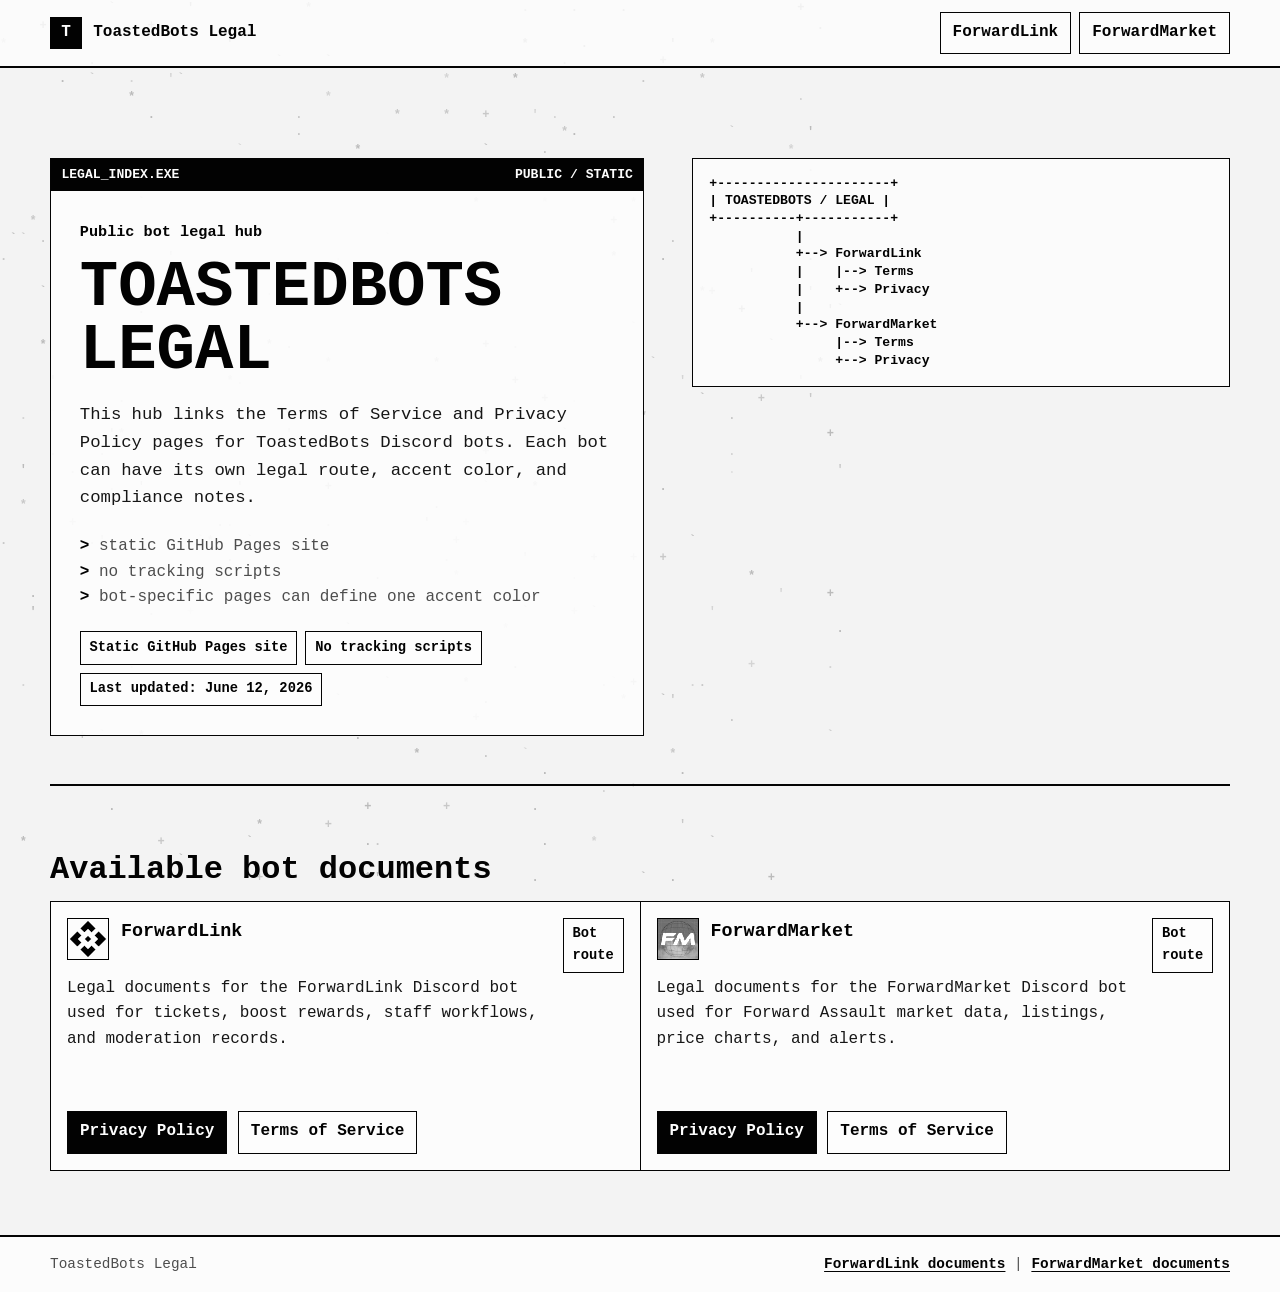
<file: index.html>
<!doctype html>
<html lang="en">
<head>
  <meta charset="utf-8">
  <meta name="viewport" content="width=device-width, initial-scale=1">
  <title>ToastedBots Legal</title>
  <meta name="description" content="Public legal documents for ToastedBots Discord bots.">
  <link rel="stylesheet" href="./styles.css?v=ascii-bg-4">
  <script src="./ascii-background.js?v=ascii-bg-4" defer></script>
</head>
<body>
  <a class="skip-link" href="#main">Skip to content</a>
  <header class="site-header">
    <nav class="nav" aria-label="Legal navigation">
      <a class="brand-link" href="./" aria-current="page"><span class="brand-mark" aria-hidden="true">T</span><span>ToastedBots Legal</span></a>
      <div class="nav-links">
        <a href="./ForwardLink/">ForwardLink</a>
        <a href="./ForwardMarket/">ForwardMarket</a>
      </div>
    </nav>
  </header>

  <main id="main" class="site-main">
    <section class="hero" aria-labelledby="page-title">
      <div class="hero-grid">
        <div class="window-panel">
          <div class="window-bar"><span>LEGAL_INDEX.EXE</span><span>PUBLIC / STATIC</span></div>
          <div class="window-body">
          <p class="kicker">Public bot legal hub</p>
          <h1 id="page-title" class="sr-only">ToastedBots Legal</h1>
          <pre class="ascii-title" aria-hidden="true">TOASTEDBOTS
LEGAL</pre>
          <p class="lede">This hub links the Terms of Service and Privacy Policy pages for ToastedBots Discord bots. Each bot can have its own legal route, accent color, and compliance notes.</p>
          <ul class="terminal-lines" aria-label="Site properties">
            <li>static GitHub Pages site</li>
            <li>no tracking scripts</li>
            <li>bot-specific pages can define one accent color</li>
          </ul>
          <div class="meta-row" aria-label="Site metadata">
            <span class="pill">Static GitHub Pages site</span>
            <span class="pill">No tracking scripts</span>
            <span class="pill">Last updated: June 12, 2026</span>
          </div>
          </div>
        </div>
        <pre class="ascii-block" aria-label="ASCII diagram of the legal hub">+----------------------+
| TOASTEDBOTS / LEGAL |
+----------+-----------+
           |
           +--> ForwardLink
           |    |--> Terms
           |    +--> Privacy
           |
           +--> ForwardMarket
                |--> Terms
                +--> Privacy</pre>
      </div>
    </section>

    <section class="section-band" aria-labelledby="bots-title">
      <h2 id="bots-title">Available bot documents</h2>
      <div class="bot-list">
        <article class="bot-card">
          <header>
            <div>
              <div class="bot-card-heading">
                <img class="bot-card-logo" src="./assets/forwardlink/icon.svg" width="42" height="42" alt="" aria-hidden="true">
                <h2>ForwardLink</h2>
              </div>
              <p>Legal documents for the ForwardLink Discord bot used for tickets, boost rewards, staff workflows, and moderation records.</p>
            </div>
            <span class="bot-chip">Bot route</span>
          </header>
          <div class="action-row" aria-label="ForwardLink legal links">
            <a class="primary-action" href="./ForwardLink/privacy/">Privacy Policy</a>
            <a class="secondary-action" href="./ForwardLink/terms/">Terms of Service</a>
          </div>
        </article>
        <article class="bot-card">
          <header>
            <div>
              <div class="bot-card-heading">
                <img class="bot-card-logo" src="./assets/forwardmarket/FM_server_icon.png" width="42" height="42" alt="" aria-hidden="true">
                <h2>ForwardMarket</h2>
              </div>
              <p>Legal documents for the ForwardMarket Discord bot used for Forward Assault market data, listings, price charts, and alerts.</p>
            </div>
            <span class="bot-chip">Bot route</span>
          </header>
          <div class="action-row" aria-label="ForwardMarket legal links">
            <a class="primary-action" href="./ForwardMarket/privacy/">Privacy Policy</a>
            <a class="secondary-action" href="./ForwardMarket/terms/">Terms of Service</a>
          </div>
        </article>
      </div>
    </section>
  </main>

  <footer class="site-footer">
    <div class="footer-inner">
      <span>ToastedBots Legal</span>
      <span><a href="./ForwardLink/">ForwardLink documents</a> | <a href="./ForwardMarket/">ForwardMarket documents</a></span>
    </div>
  </footer>
</body>
</html>
</file>
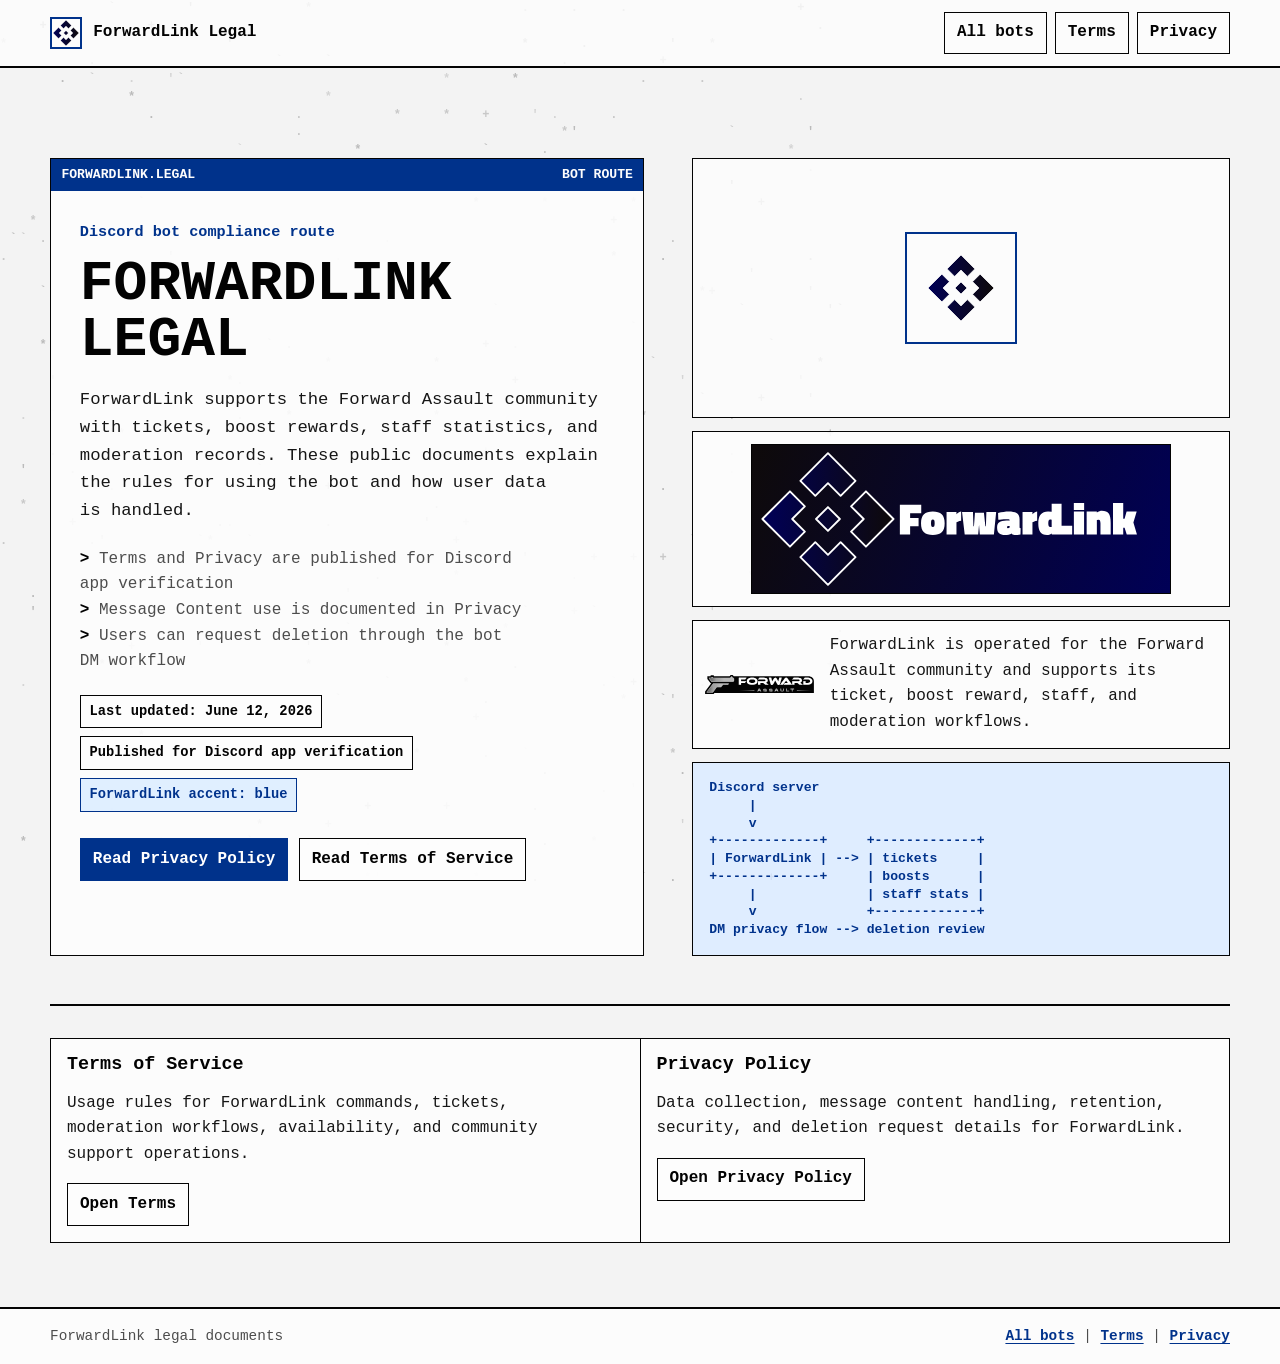
<file: ForwardLink/index.html>
<!doctype html>
<html lang="en">
<head>
  <meta charset="utf-8">
  <meta name="viewport" content="width=device-width, initial-scale=1">
  <title>ForwardLink Legal</title>
  <meta name="description" content="Public Terms of Service and Privacy Policy for the ForwardLink Discord bot.">
  <link rel="stylesheet" href="../styles.css?v=ascii-bg-4">
  <script src="../ascii-background.js?v=ascii-bg-4" defer></script>
</head>
<body class="bot-forwardlink">
  <a class="skip-link" href="#main">Skip to content</a>
  <header class="site-header">
    <nav class="nav" aria-label="ForwardLink legal navigation">
      <a class="brand-link" href="./" aria-current="page"><span class="brand-mark" aria-hidden="true"><img src="../assets/forwardlink/icon.svg" width="32" height="32" alt=""></span><span>ForwardLink Legal</span></a>
      <div class="nav-links">
        <a href="../">All bots</a>
        <a href="./terms/">Terms</a>
        <a href="./privacy/">Privacy</a>
      </div>
    </nav>
  </header>

  <main id="main" class="site-main">
    <section class="hero" aria-labelledby="page-title">
      <div class="hero-grid">
        <div class="window-panel">
          <div class="window-bar"><span>FORWARDLINK.LEGAL</span><span>BOT ROUTE</span></div>
          <div class="window-body">
          <p class="kicker">Discord bot compliance route</p>
          <h1 id="page-title" class="sr-only">ForwardLink Legal</h1>
          <pre class="ascii-title compact" aria-hidden="true">FORWARDLINK
LEGAL</pre>
          <p class="lede">ForwardLink supports the Forward Assault community with tickets, boost rewards, staff statistics, and moderation records. These public documents explain the rules for using the bot and how user data is handled.</p>
          <ul class="terminal-lines" aria-label="ForwardLink legal features">
            <li>Terms and Privacy are published for Discord app verification</li>
            <li>Message Content use is documented in Privacy</li>
            <li>Users can request deletion through the bot DM workflow</li>
          </ul>
          <div class="meta-row" aria-label="Document metadata">
            <span class="pill">Last updated: June 12, 2026</span>
            <span class="pill">Published for Discord app verification</span>
            <span class="pill is-accent">ForwardLink accent: blue</span>
          </div>
          <div class="action-row" aria-label="Legal document links">
            <a class="primary-action" href="./privacy/">Read Privacy Policy</a>
            <a class="secondary-action" href="./terms/">Read Terms of Service</a>
          </div>
          </div>
        </div>
        <aside class="hero-media" aria-label="ForwardLink and Forward Assault identity">
          <div class="node-map" aria-label="ForwardLink legal node">
            <div class="node-core">
              <img src="../assets/forwardlink/icon.svg" width="72" height="72" alt="ForwardLink icon">
            </div>
          </div>
          <div class="asset-panel">
            <img class="brand-banner" src="../assets/forwardlink/banner.svg" width="680" height="240" alt="ForwardLink bot banner">
          </div>
          <div class="asset-panel brand-strip">
            <img src="../assets/forwardlink/forward-assault-logo.svg" width="260" height="45" alt="Forward Assault logo">
            <p>ForwardLink is operated for the Forward Assault community and supports its ticket, boost reward, staff, and moderation workflows.</p>
          </div>
          <pre class="ascii-block" aria-label="ASCII diagram of ForwardLink data flows">Discord server
     |
     v
+-------------+     +-------------+
| ForwardLink | --> | tickets     |
+-------------+     | boosts      |
     |              | staff stats |
     v              +-------------+
DM privacy flow --> deletion review</pre>
        </aside>
      </div>
    </section>

    <section class="section-band" aria-label="ForwardLink legal document summary">
      <div class="info-grid">
        <article class="info-card">
          <h2>Terms of Service</h2>
          <p>Usage rules for ForwardLink commands, tickets, moderation workflows, availability, and community support operations.</p>
          <a class="button-link" href="./terms/">Open Terms</a>
        </article>
        <article class="info-card">
          <h2>Privacy Policy</h2>
          <p>Data collection, message content handling, retention, security, and deletion request details for ForwardLink.</p>
          <a class="button-link" href="./privacy/">Open Privacy Policy</a>
        </article>
      </div>
    </section>
  </main>

  <footer class="site-footer">
    <div class="footer-inner">
      <span>ForwardLink legal documents</span>
      <span><a href="../">All bots</a> | <a href="./terms/">Terms</a> | <a href="./privacy/">Privacy</a></span>
    </div>
  </footer>
</body>
</html>
</file>
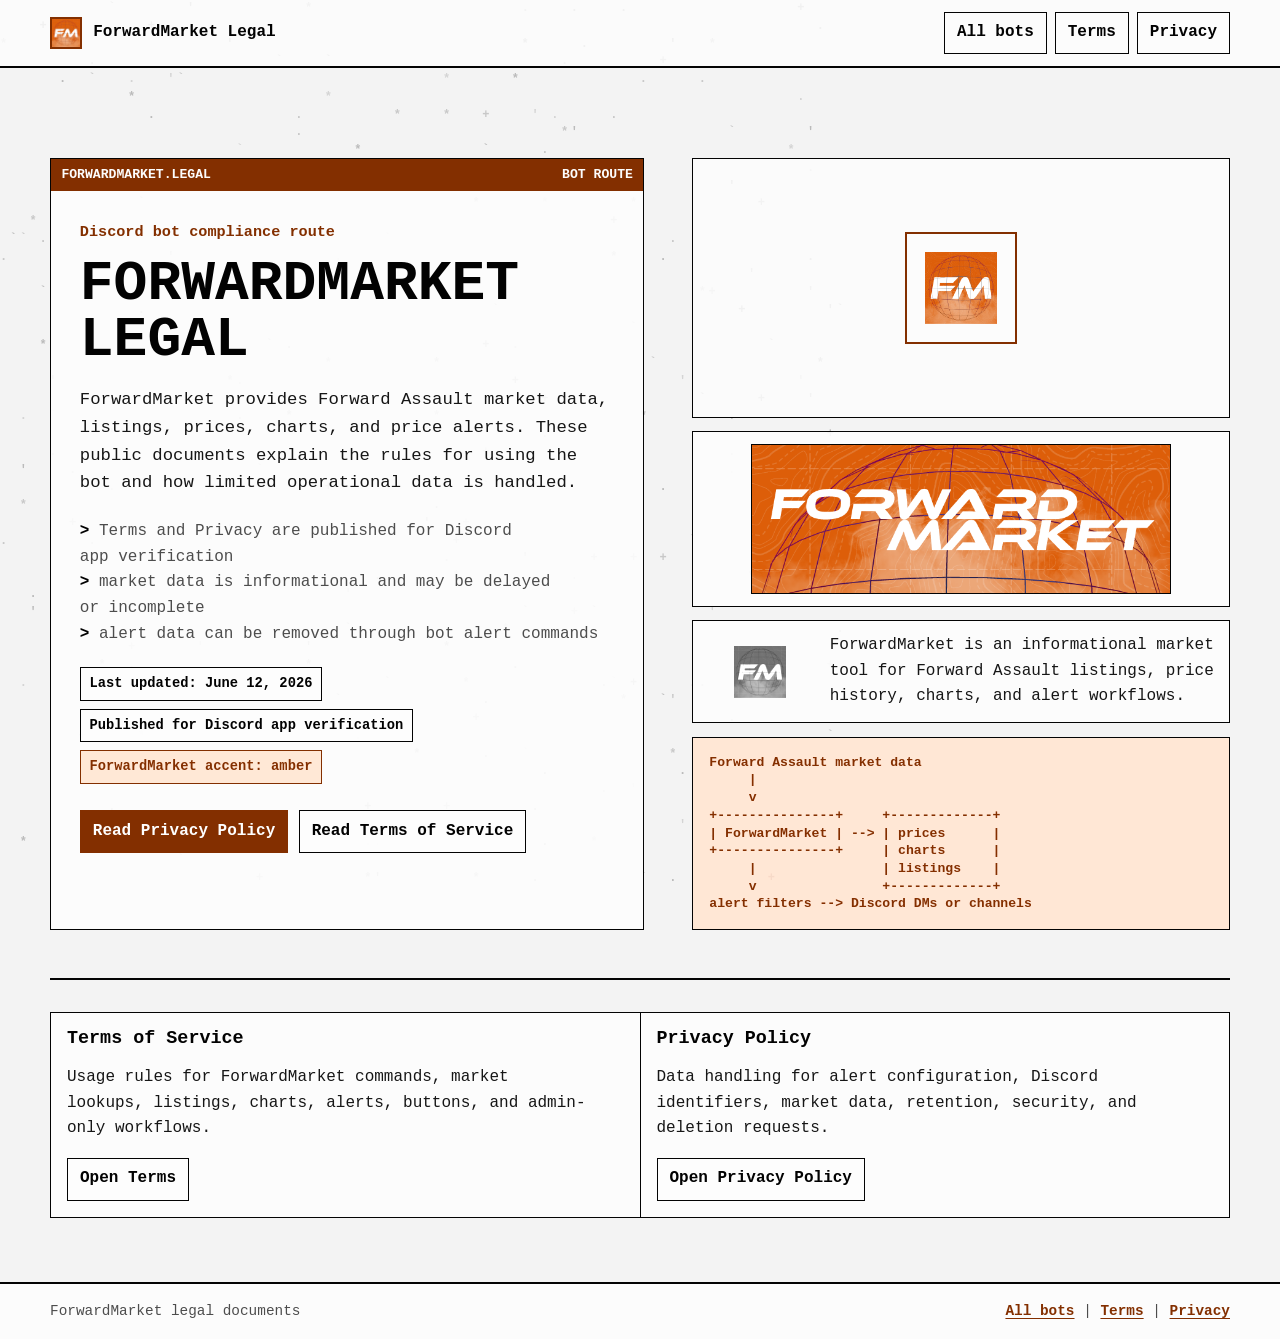
<file: ForwardMarket/index.html>
<!doctype html>
<html lang="en">
<head>
  <meta charset="utf-8">
  <meta name="viewport" content="width=device-width, initial-scale=1">
  <title>ForwardMarket Legal</title>
  <meta name="description" content="Public Terms of Service and Privacy Policy for the ForwardMarket Discord bot.">
  <link rel="stylesheet" href="../styles.css?v=ascii-bg-4">
  <script src="../ascii-background.js?v=ascii-bg-4" defer></script>
</head>
<body class="bot-forwardmarket">
  <a class="skip-link" href="#main">Skip to content</a>
  <header class="site-header">
    <nav class="nav" aria-label="ForwardMarket legal navigation">
      <a class="brand-link" href="./" aria-current="page"><span class="brand-mark" aria-hidden="true"><img src="../assets/forwardmarket/FM_server_icon.png" width="32" height="32" alt=""></span><span>ForwardMarket Legal</span></a>
      <div class="nav-links">
        <a href="../">All bots</a>
        <a href="./terms/">Terms</a>
        <a href="./privacy/">Privacy</a>
      </div>
    </nav>
  </header>

  <main id="main" class="site-main">
    <section class="hero" aria-labelledby="page-title">
      <div class="hero-grid">
        <div class="window-panel">
          <div class="window-bar"><span>FORWARDMARKET.LEGAL</span><span>BOT ROUTE</span></div>
          <div class="window-body">
          <p class="kicker">Discord bot compliance route</p>
          <h1 id="page-title" class="sr-only">ForwardMarket Legal</h1>
          <pre class="ascii-title compact" aria-hidden="true">FORWARDMARKET
LEGAL</pre>
          <p class="lede">ForwardMarket provides Forward Assault market data, listings, prices, charts, and price alerts. These public documents explain the rules for using the bot and how limited operational data is handled.</p>
          <ul class="terminal-lines" aria-label="ForwardMarket legal features">
            <li>Terms and Privacy are published for Discord app verification</li>
            <li>market data is informational and may be delayed or incomplete</li>
            <li>alert data can be removed through bot alert commands</li>
          </ul>
          <div class="meta-row" aria-label="Document metadata">
            <span class="pill">Last updated: June 12, 2026</span>
            <span class="pill">Published for Discord app verification</span>
            <span class="pill is-accent">ForwardMarket accent: amber</span>
          </div>
          <div class="action-row" aria-label="Legal document links">
            <a class="primary-action" href="./privacy/">Read Privacy Policy</a>
            <a class="secondary-action" href="./terms/">Read Terms of Service</a>
          </div>
          </div>
        </div>
        <aside class="hero-media" aria-label="ForwardMarket identity">
          <div class="node-map" aria-label="ForwardMarket legal node">
            <div class="node-core">
              <img src="../assets/forwardmarket/FM_server_icon.png" width="72" height="72" alt="ForwardMarket icon">
            </div>
          </div>
          <div class="asset-panel">
            <img class="brand-banner" src="../assets/forwardmarket/FM_bot_banner.png" width="680" height="240" alt="ForwardMarket bot banner">
          </div>
          <div class="asset-panel brand-strip">
            <img src="../assets/forwardmarket/FM_server_icon.png" width="512" height="512" alt="ForwardMarket icon">
            <p>ForwardMarket is an informational market tool for Forward Assault listings, price history, charts, and alert workflows.</p>
          </div>
          <pre class="ascii-block" aria-label="ASCII diagram of ForwardMarket data flows">Forward Assault market data
     |
     v
+---------------+     +-------------+
| ForwardMarket | --> | prices      |
+---------------+     | charts      |
     |                | listings    |
     v                +-------------+
alert filters --> Discord DMs or channels</pre>
        </aside>
      </div>
    </section>

    <section class="section-band" aria-label="ForwardMarket legal document summary">
      <div class="info-grid">
        <article class="info-card">
          <h2>Terms of Service</h2>
          <p>Usage rules for ForwardMarket commands, market lookups, listings, charts, alerts, buttons, and admin-only workflows.</p>
          <a class="button-link" href="./terms/">Open Terms</a>
        </article>
        <article class="info-card">
          <h2>Privacy Policy</h2>
          <p>Data handling for alert configuration, Discord identifiers, market data, retention, security, and deletion requests.</p>
          <a class="button-link" href="./privacy/">Open Privacy Policy</a>
        </article>
      </div>
    </section>
  </main>

  <footer class="site-footer">
    <div class="footer-inner">
      <span>ForwardMarket legal documents</span>
      <span><a href="../">All bots</a> | <a href="./terms/">Terms</a> | <a href="./privacy/">Privacy</a></span>
    </div>
  </footer>
</body>
</html>
</file>
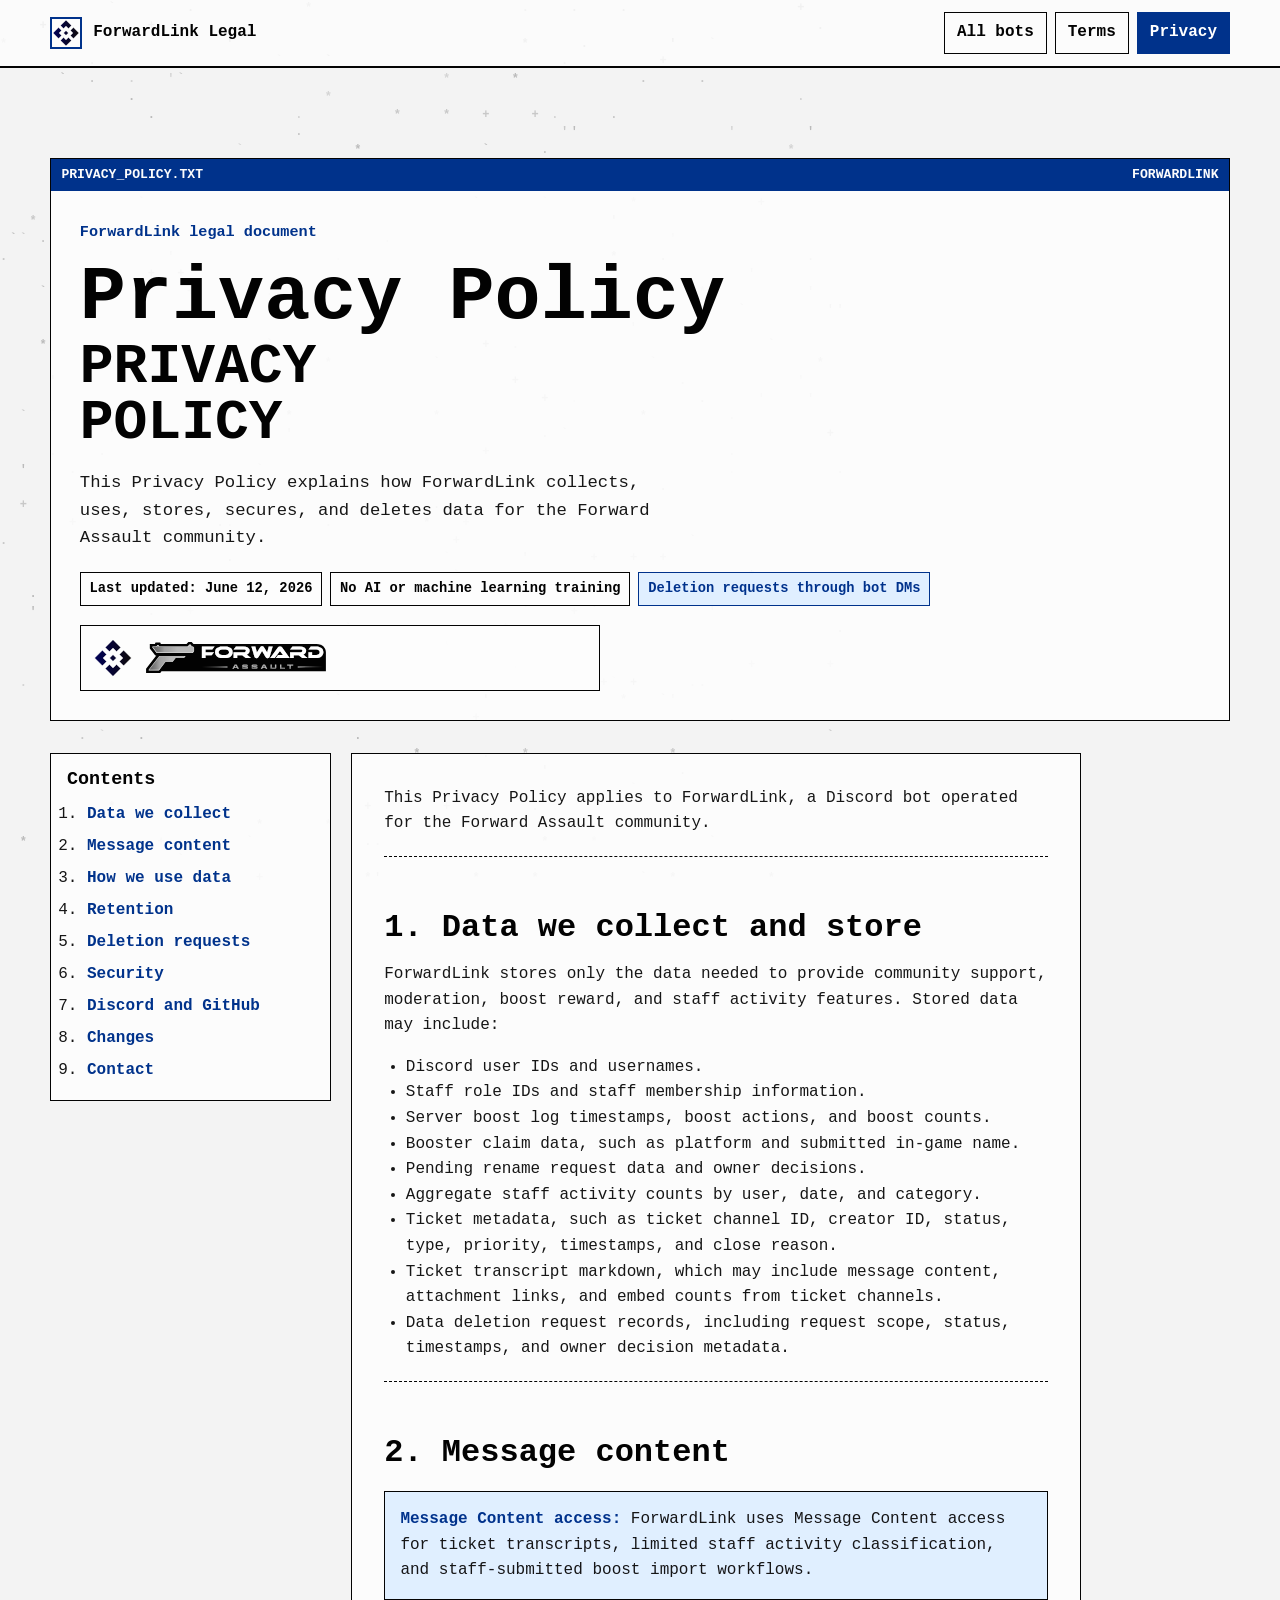
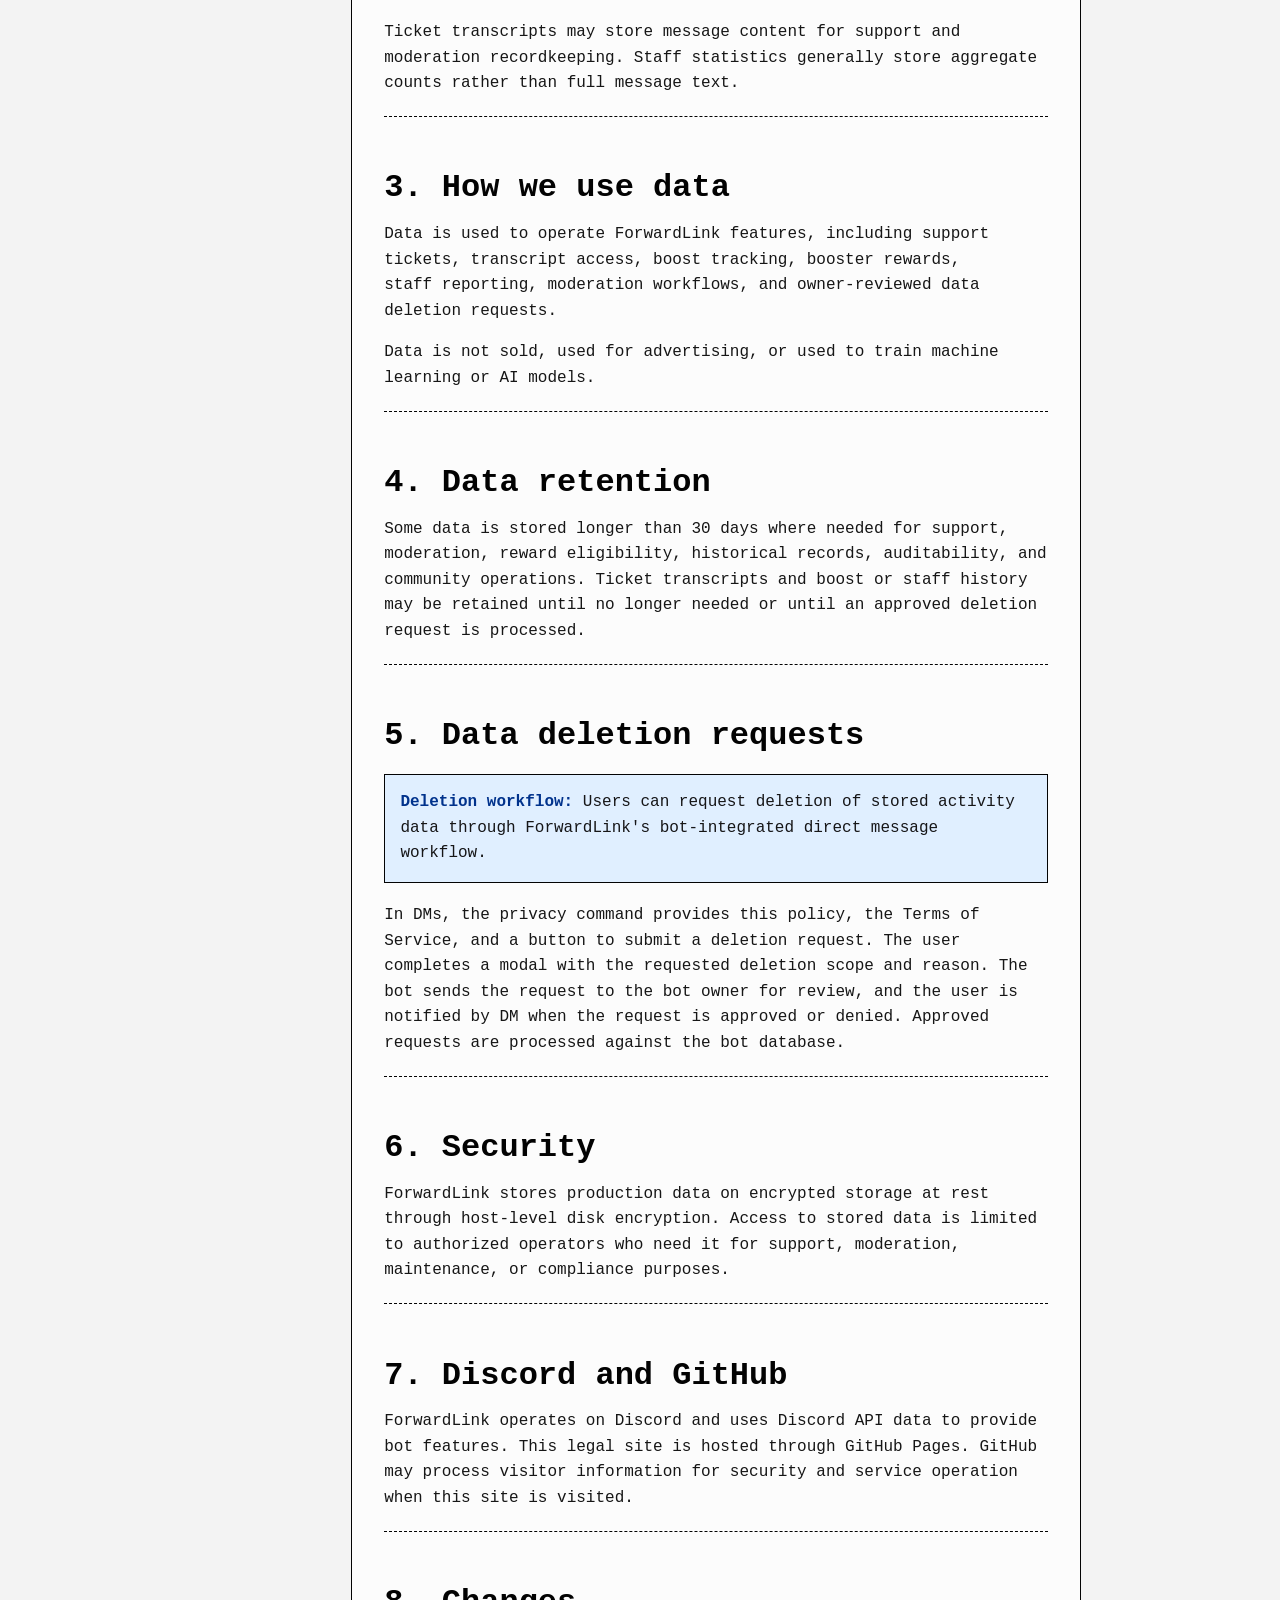
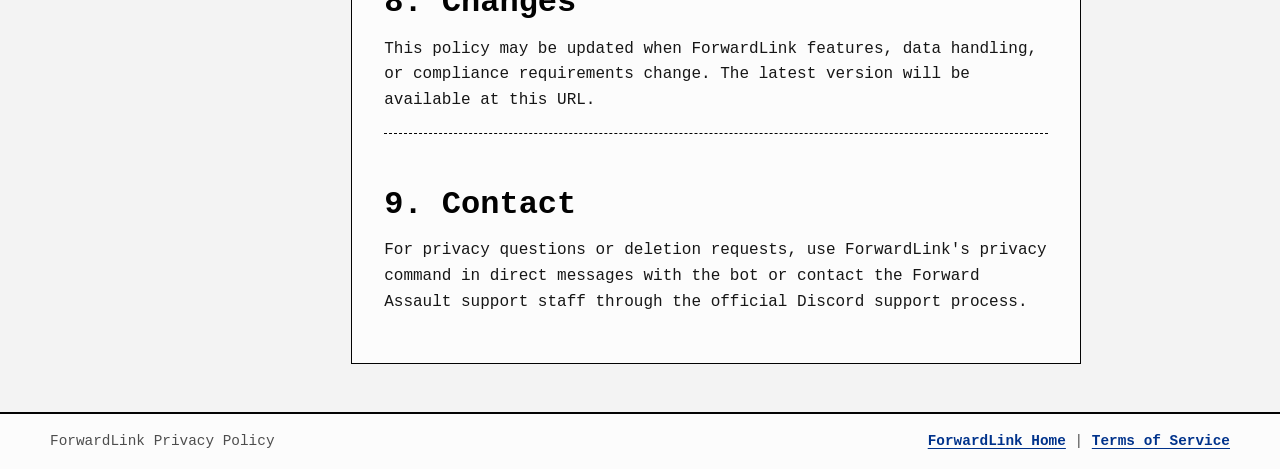
<file: privacy/index.html>
<!doctype html>
<html lang="en">
<head>
  <meta charset="utf-8">
  <meta name="viewport" content="width=device-width, initial-scale=1">
  <meta http-equiv="refresh" content="0; url=../ForwardLink/privacy/">
  <link rel="canonical" href="https://toastedbots.github.io/legal/ForwardLink/privacy/">
  <title>ForwardLink Privacy moved</title>
  <meta name="description" content="ForwardLink Privacy Policy moved to the bot-specific legal route.">
  <link rel="stylesheet" href="../styles.css?v=ascii-bg-4">
  <script src="../ascii-background.js?v=ascii-bg-4" defer></script>
</head>
<body class="bot-forwardlink redirect-page">
  <main class="redirect-panel">
    <h1>ForwardLink Privacy moved</h1>
    <p>The ForwardLink Privacy Policy now lives at the bot-specific legal route.</p>
    <p><a class="primary-action" href="../ForwardLink/privacy/">Open ForwardLink Privacy Policy</a></p>
  </main>
</body>
</html>
</file>
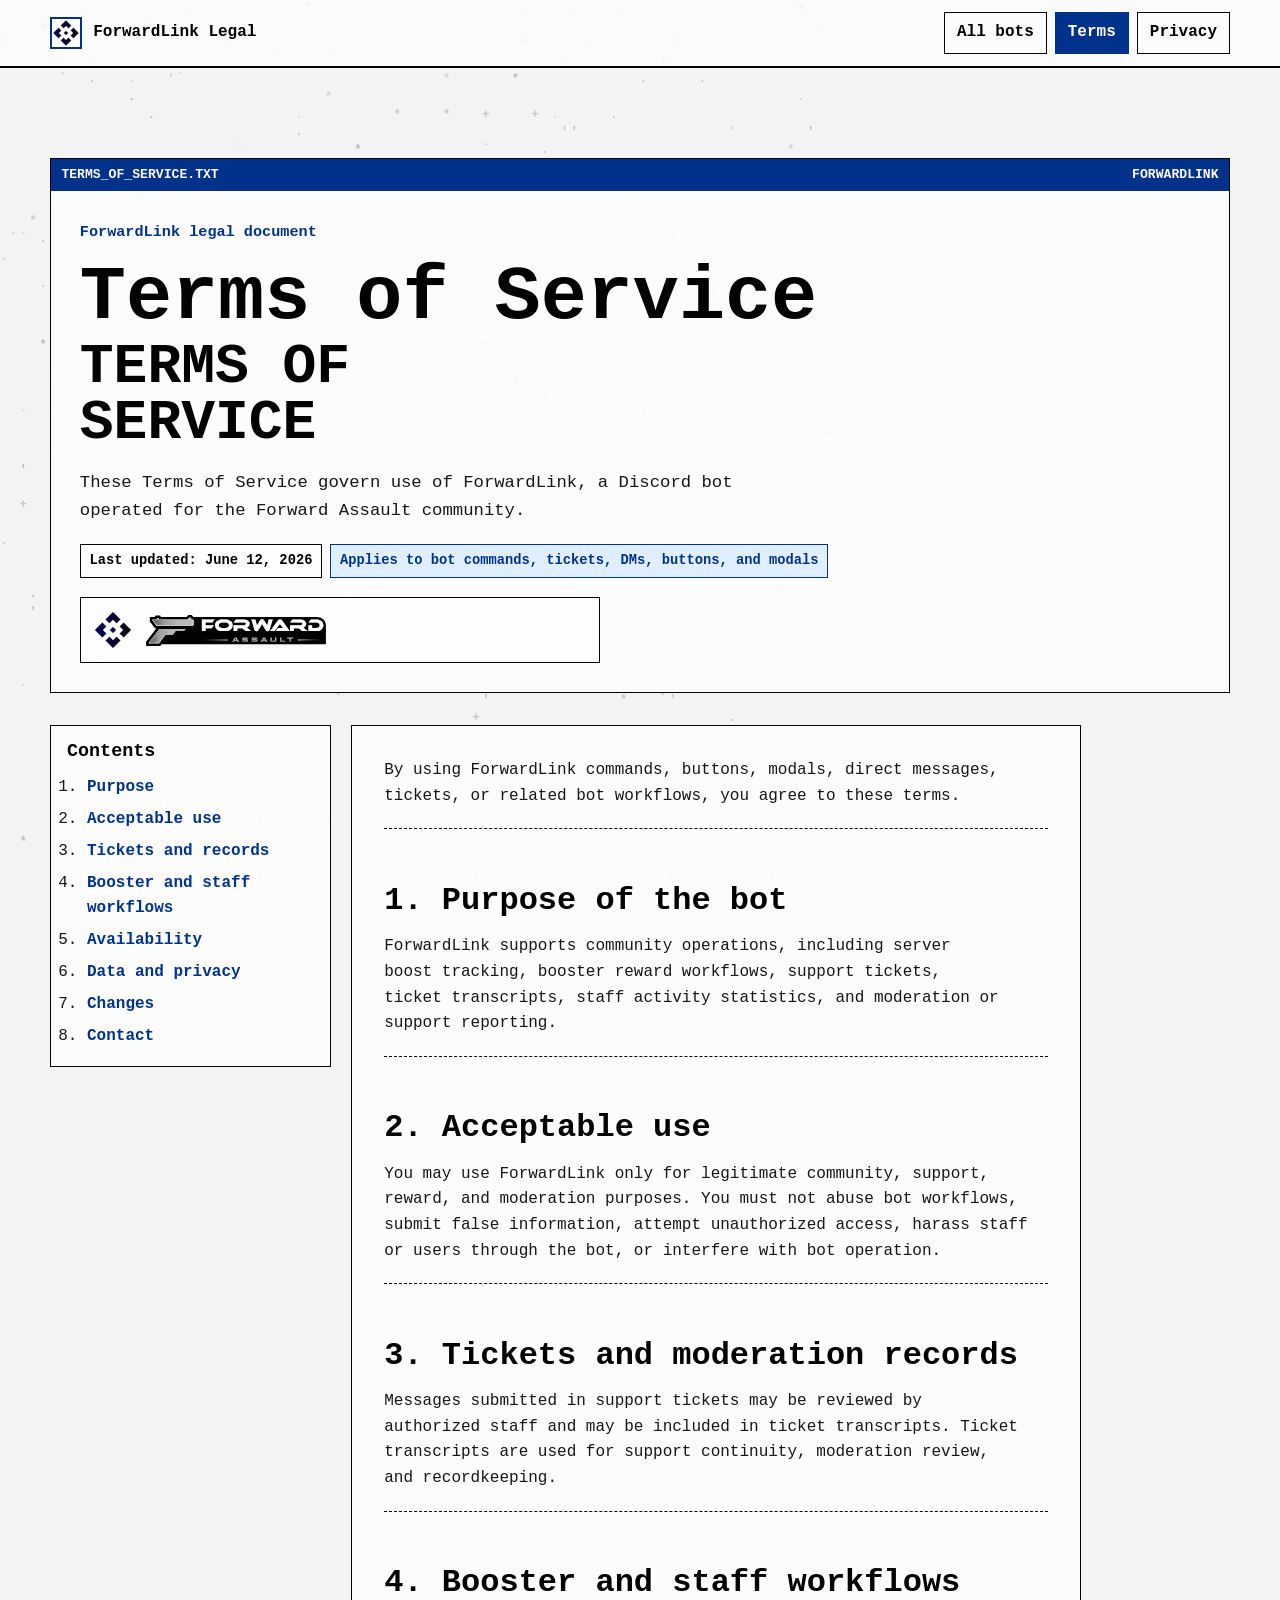
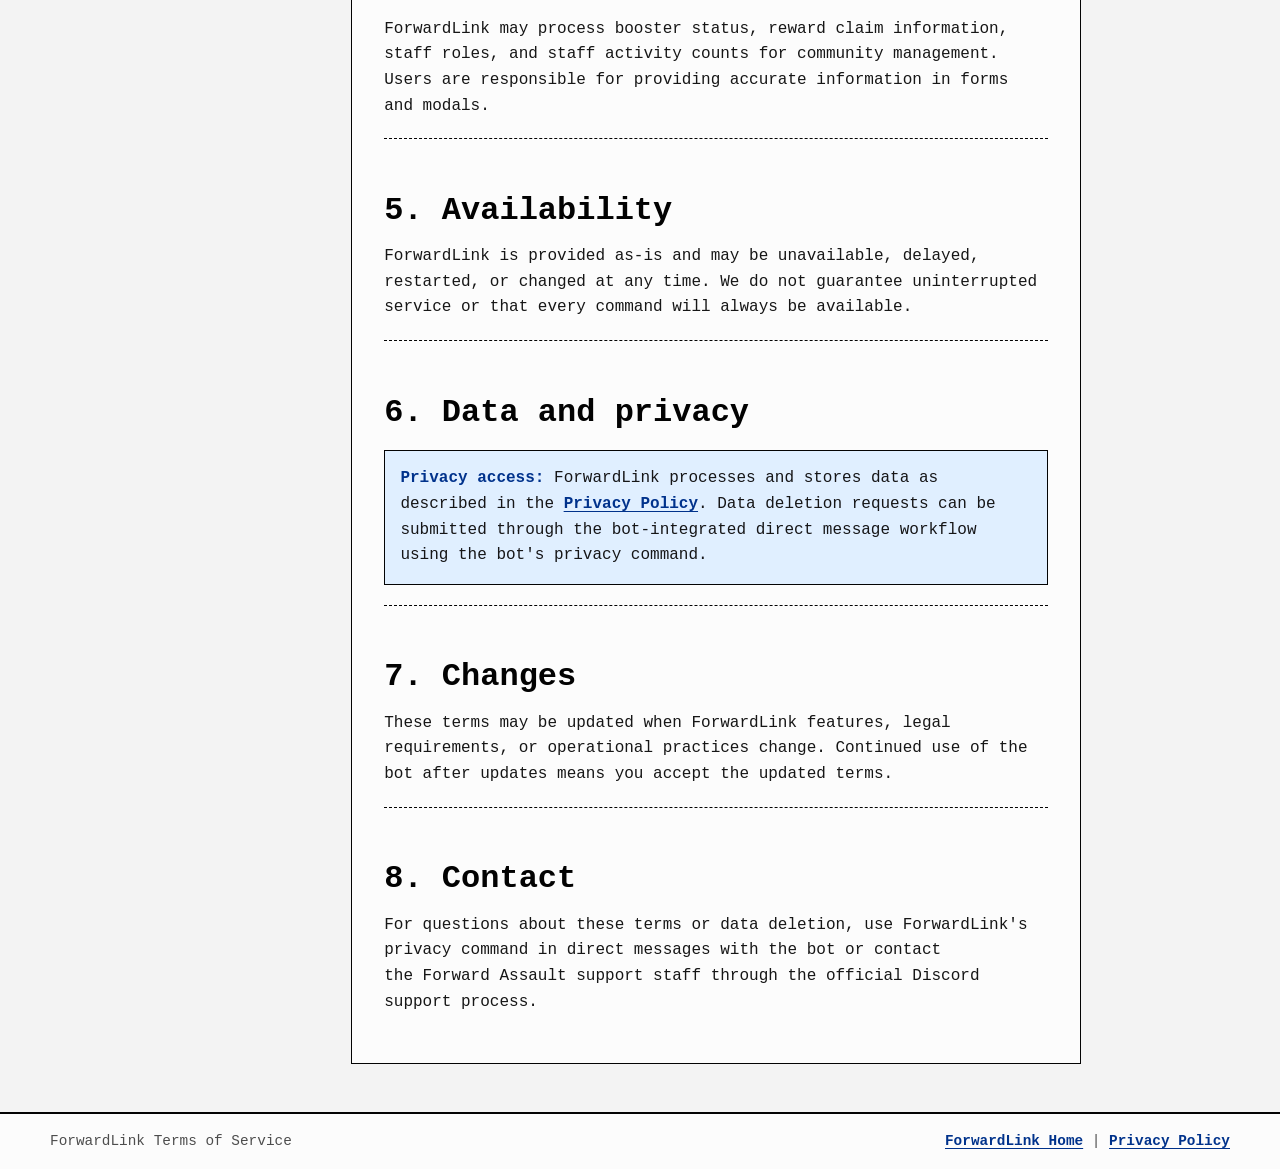
<file: terms/index.html>
<!doctype html>
<html lang="en">
<head>
  <meta charset="utf-8">
  <meta name="viewport" content="width=device-width, initial-scale=1">
  <meta http-equiv="refresh" content="0; url=../ForwardLink/terms/">
  <link rel="canonical" href="https://toastedbots.github.io/legal/ForwardLink/terms/">
  <title>ForwardLink Terms moved</title>
  <meta name="description" content="ForwardLink Terms of Service moved to the bot-specific legal route.">
  <link rel="stylesheet" href="../styles.css?v=ascii-bg-4">
  <script src="../ascii-background.js?v=ascii-bg-4" defer></script>
</head>
<body class="bot-forwardlink redirect-page">
  <main class="redirect-panel">
    <h1>ForwardLink Terms moved</h1>
    <p>The ForwardLink Terms of Service now live at the bot-specific legal route.</p>
    <p><a class="primary-action" href="../ForwardLink/terms/">Open ForwardLink Terms</a></p>
  </main>
</body>
</html>
</file>
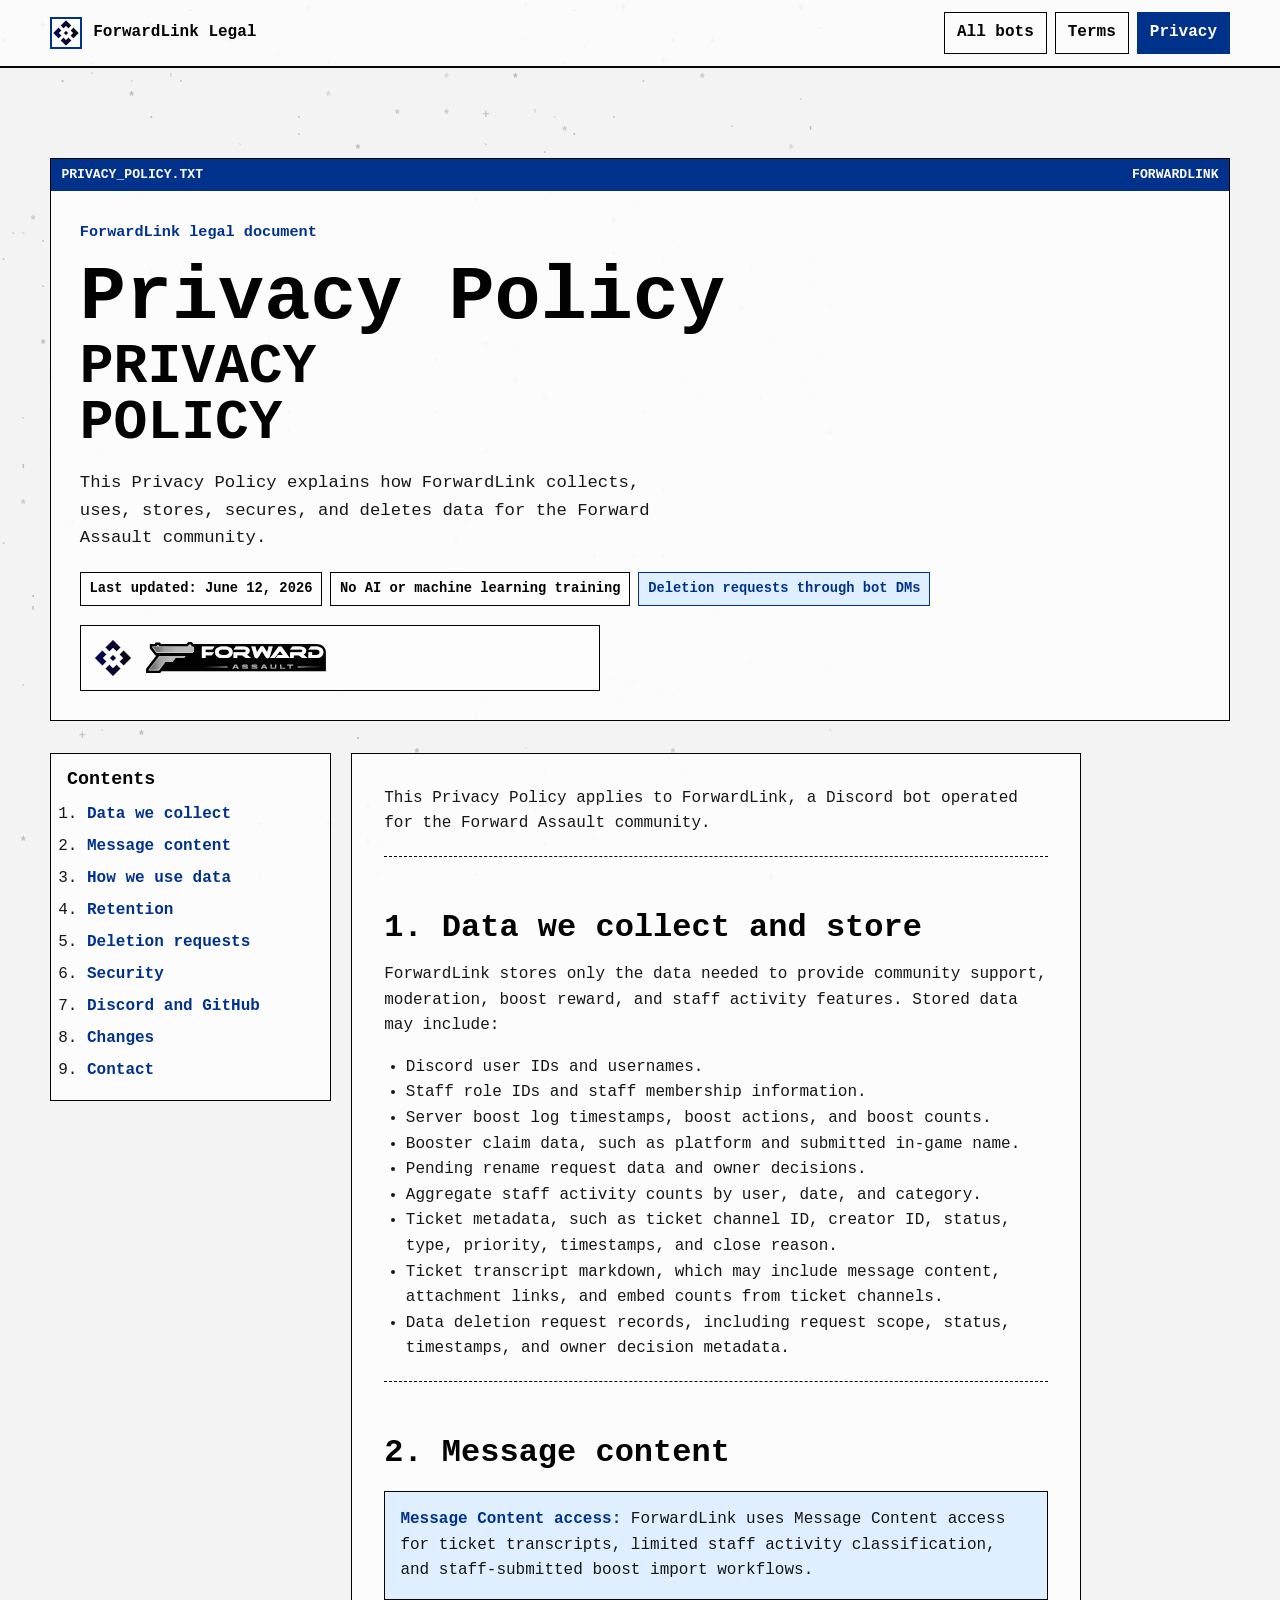
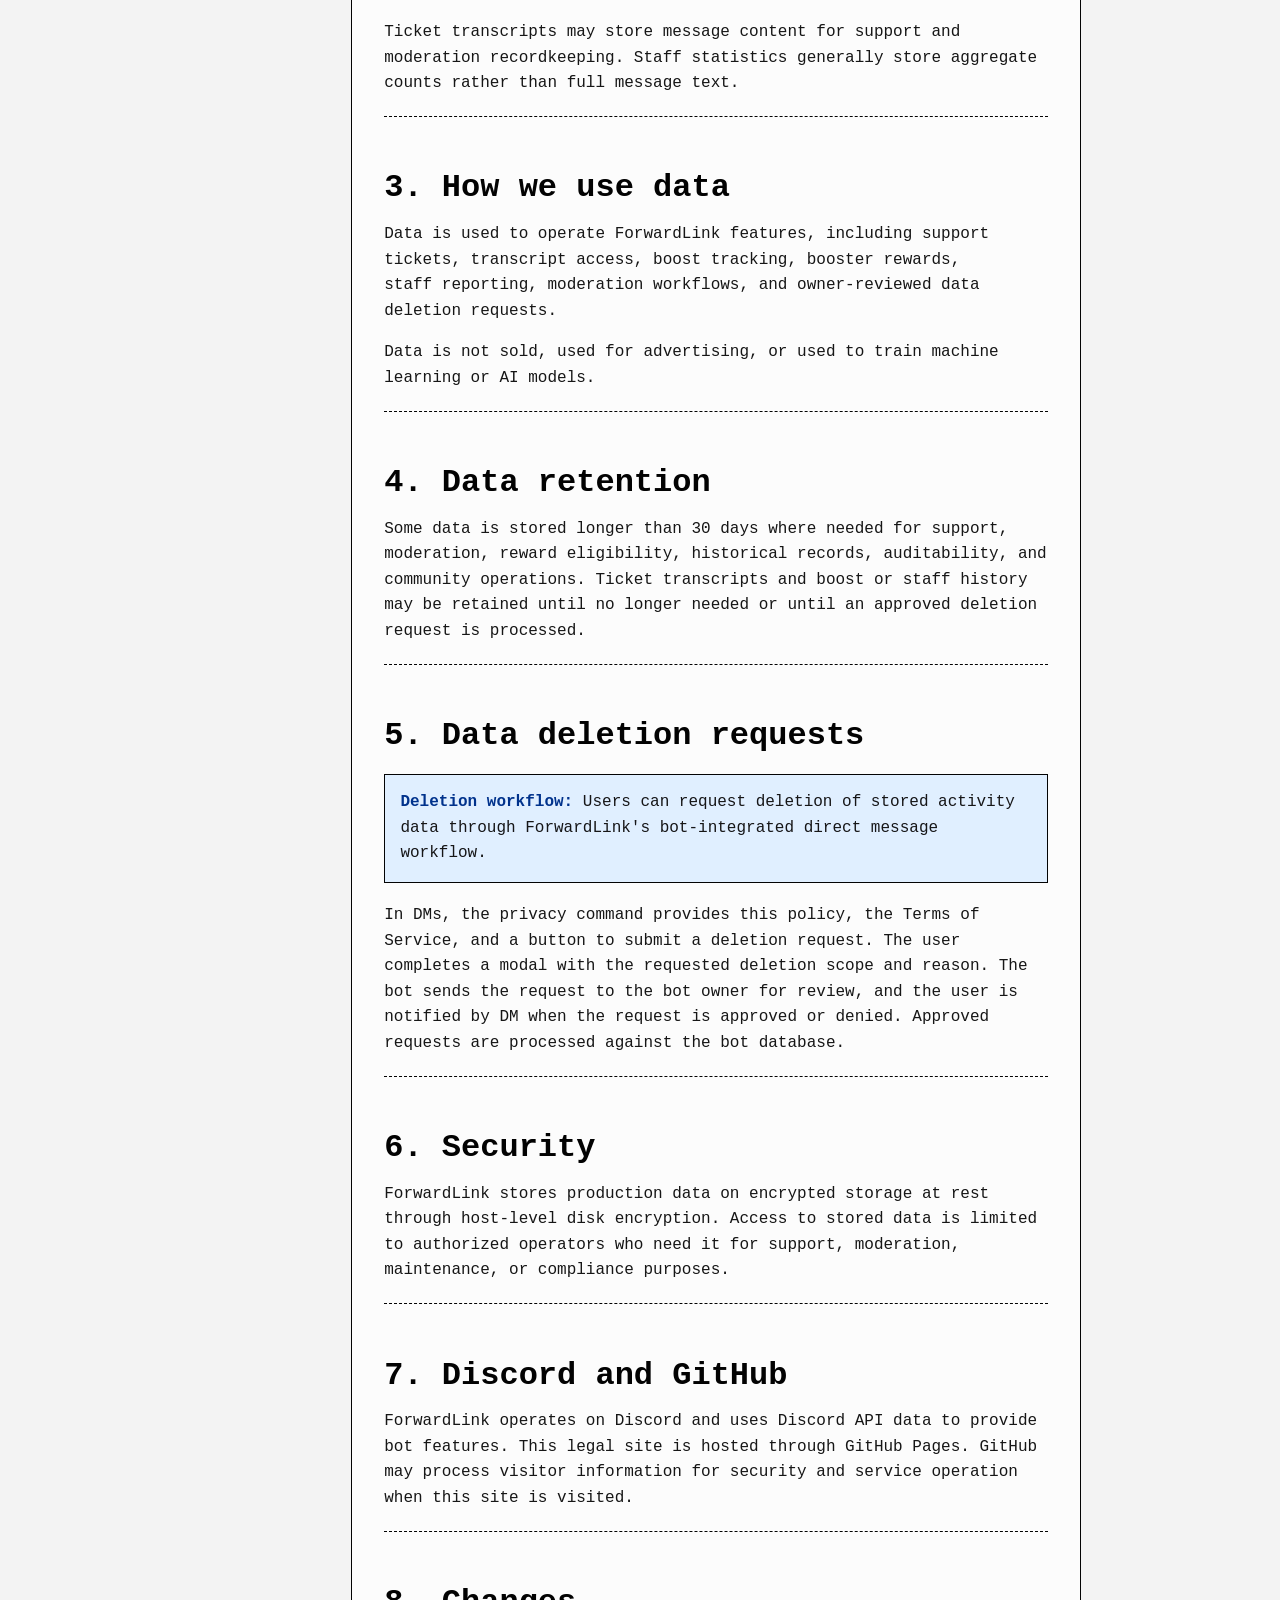
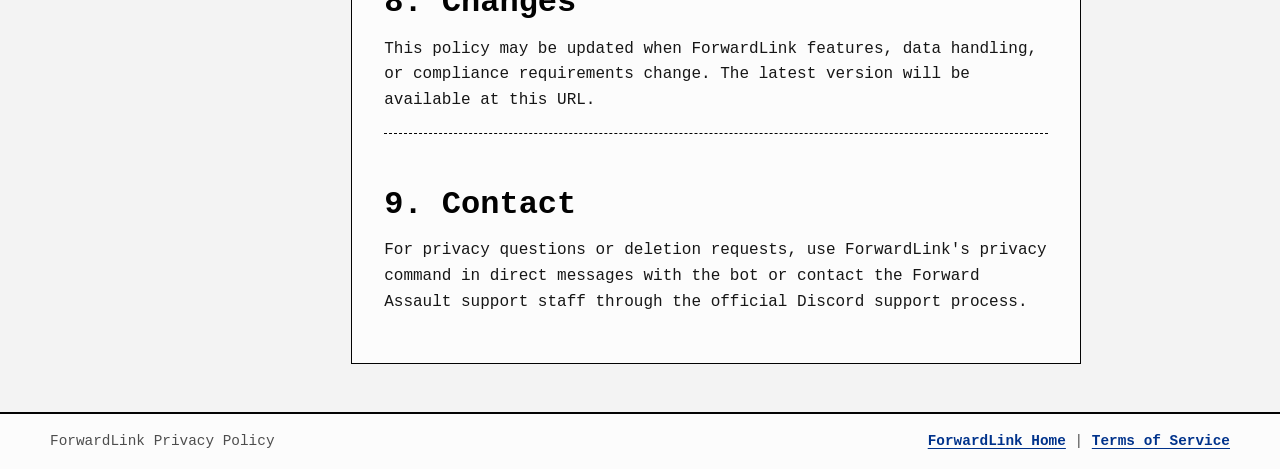
<file: ForwardLink/privacy/index.html>
<!doctype html>
<html lang="en">
<head>
  <meta charset="utf-8">
  <meta name="viewport" content="width=device-width, initial-scale=1">
  <title>ForwardLink Privacy Policy</title>
  <meta name="description" content="Privacy Policy for the ForwardLink Discord bot, including data storage, message content, retention, security, and deletion requests.">
  <link rel="stylesheet" href="../../styles.css?v=ascii-bg-4">
  <script src="../../ascii-background.js?v=ascii-bg-4" defer></script>
</head>
<body class="bot-forwardlink">
  <a class="skip-link" href="#main">Skip to content</a>
  <header class="site-header">
    <nav class="nav" aria-label="ForwardLink legal navigation">
      <a class="brand-link" href="../"><span class="brand-mark" aria-hidden="true"><img src="../../assets/forwardlink/icon.svg" width="32" height="32" alt=""></span><span>ForwardLink Legal</span></a>
      <div class="nav-links">
        <a href="../../">All bots</a>
        <a href="../terms/">Terms</a>
        <a href="./" aria-current="page">Privacy</a>
      </div>
    </nav>
  </header>

  <main id="main" class="document-shell">
    <header class="window-panel" aria-labelledby="page-title">
      <div class="window-bar"><span>PRIVACY_POLICY.TXT</span><span>FORWARDLINK</span></div>
      <div class="window-body">
      <p class="kicker">ForwardLink legal document</p>
      <h1 id="page-title" class="document-title">Privacy Policy</h1>
      <pre class="ascii-title compact" aria-hidden="true">PRIVACY
POLICY</pre>
      <p class="lede">This Privacy Policy explains how ForwardLink collects, uses, stores, secures, and deletes data for the Forward Assault community.</p>
      <div class="meta-row">
        <span class="pill">Last updated: June 12, 2026</span>
        <span class="pill">No AI or machine learning training</span>
        <span class="pill is-accent">Deletion requests through bot DMs</span>
      </div>
      <div class="document-brand-strip" aria-label="ForwardLink and Forward Assault identity">
        <img src="../../assets/forwardlink/icon.svg" width="44" height="44" alt="ForwardLink icon">
        <img src="../../assets/forwardlink/forward-assault-logo.svg" width="260" height="45" alt="Forward Assault logo">
      </div>
      </div>
    </header>

    <div class="document-layout">
      <aside class="toc" aria-labelledby="toc-title">
        <h2 id="toc-title">Contents</h2>
        <ol>
          <li><a href="#data-collected">Data we collect</a></li>
          <li><a href="#message-content">Message content</a></li>
          <li><a href="#data-use">How we use data</a></li>
          <li><a href="#retention">Retention</a></li>
          <li><a href="#deletion">Deletion requests</a></li>
          <li><a href="#security">Security</a></li>
          <li><a href="#platforms">Discord and GitHub</a></li>
          <li><a href="#changes">Changes</a></li>
          <li><a href="#contact">Contact</a></li>
        </ol>
      </aside>

      <article class="article-body">
        <p>This Privacy Policy applies to ForwardLink, a Discord bot operated for the Forward Assault community.</p>

        <section id="data-collected">
          <h2>1. Data we collect and store</h2>
          <p>ForwardLink stores only the data needed to provide community support, moderation, boost reward, and staff activity features. Stored data may include:</p>
          <ul>
            <li>Discord user IDs and usernames.</li>
            <li>Staff role IDs and staff membership information.</li>
            <li>Server boost log timestamps, boost actions, and boost counts.</li>
            <li>Booster claim data, such as platform and submitted in-game name.</li>
            <li>Pending rename request data and owner decisions.</li>
            <li>Aggregate staff activity counts by user, date, and category.</li>
            <li>Ticket metadata, such as ticket channel ID, creator ID, status, type, priority, timestamps, and close reason.</li>
            <li>Ticket transcript markdown, which may include message content, attachment links, and embed counts from ticket channels.</li>
            <li>Data deletion request records, including request scope, status, timestamps, and owner decision metadata.</li>
          </ul>
        </section>

        <section id="message-content">
          <h2>2. Message content</h2>
          <div class="callout"><strong>Message Content access:</strong> ForwardLink uses Message Content access for ticket transcripts, limited staff activity classification, and staff-submitted boost import workflows.</div>
          <p>Ticket transcripts may store message content for support and moderation recordkeeping. Staff statistics generally store aggregate counts rather than full message text.</p>
        </section>

        <section id="data-use">
          <h2>3. How we use data</h2>
          <p>Data is used to operate ForwardLink features, including support tickets, transcript access, boost tracking, booster rewards, staff reporting, moderation workflows, and owner-reviewed data deletion requests.</p>
          <p>Data is not sold, used for advertising, or used to train machine learning or AI models.</p>
        </section>

        <section id="retention">
          <h2>4. Data retention</h2>
          <p>Some data is stored longer than 30 days where needed for support, moderation, reward eligibility, historical records, auditability, and community operations. Ticket transcripts and boost or staff history may be retained until no longer needed or until an approved deletion request is processed.</p>
        </section>

        <section id="deletion">
          <h2>5. Data deletion requests</h2>
          <div class="callout"><strong>Deletion workflow:</strong> Users can request deletion of stored activity data through ForwardLink's bot-integrated direct message workflow.</div>
          <p>In DMs, the privacy command provides this policy, the Terms of Service, and a button to submit a deletion request. The user completes a modal with the requested deletion scope and reason. The bot sends the request to the bot owner for review, and the user is notified by DM when the request is approved or denied. Approved requests are processed against the bot database.</p>
        </section>

        <section id="security">
          <h2>6. Security</h2>
          <p>ForwardLink stores production data on encrypted storage at rest through host-level disk encryption. Access to stored data is limited to authorized operators who need it for support, moderation, maintenance, or compliance purposes.</p>
        </section>

        <section id="platforms">
          <h2>7. Discord and GitHub</h2>
          <p>ForwardLink operates on Discord and uses Discord API data to provide bot features. This legal site is hosted through GitHub Pages. GitHub may process visitor information for security and service operation when this site is visited.</p>
        </section>

        <section id="changes">
          <h2>8. Changes</h2>
          <p>This policy may be updated when ForwardLink features, data handling, or compliance requirements change. The latest version will be available at this URL.</p>
        </section>

        <section id="contact">
          <h2>9. Contact</h2>
          <p>For privacy questions or deletion requests, use ForwardLink's privacy command in direct messages with the bot or contact the Forward Assault support staff through the official Discord support process.</p>
        </section>
      </article>
    </div>
  </main>

  <footer class="site-footer">
    <div class="footer-inner">
      <span>ForwardLink Privacy Policy</span>
      <span><a href="../">ForwardLink Home</a> | <a href="../terms/">Terms of Service</a></span>
    </div>
  </footer>
</body>
</html>
</file>
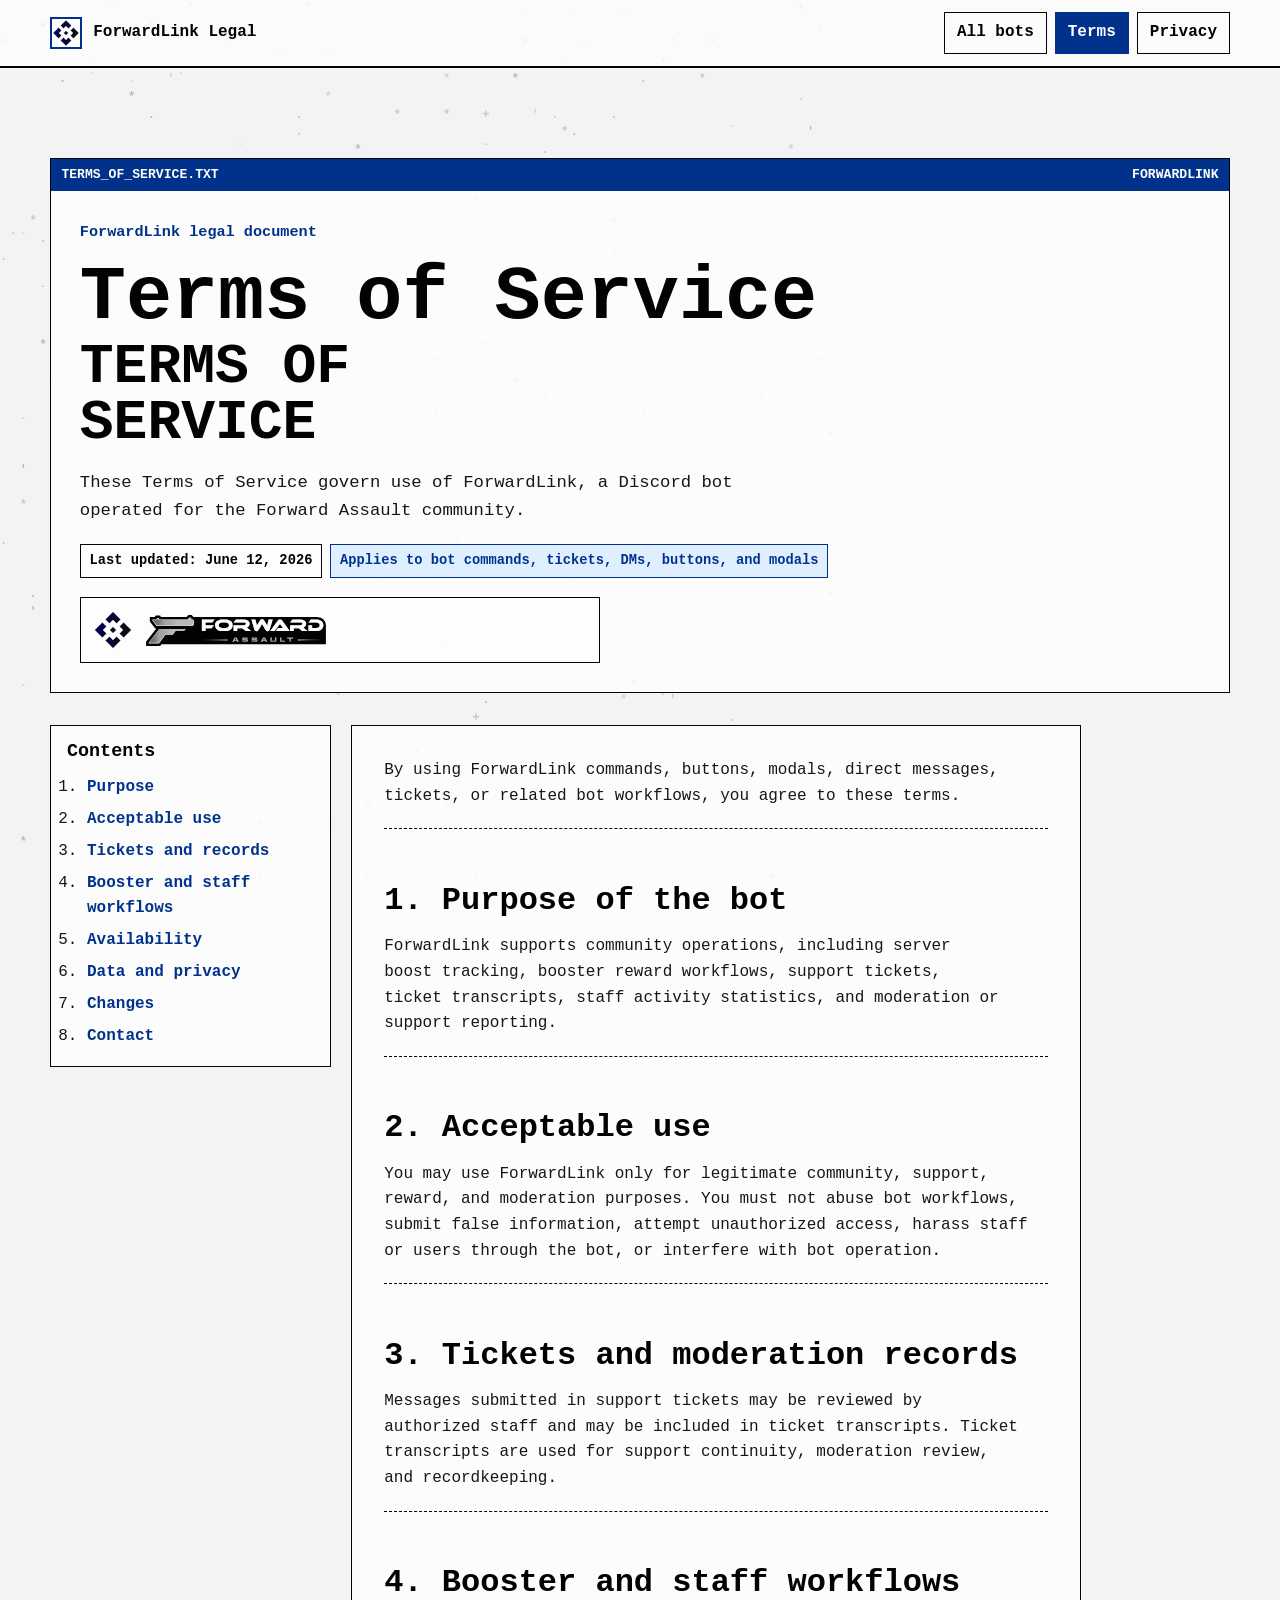
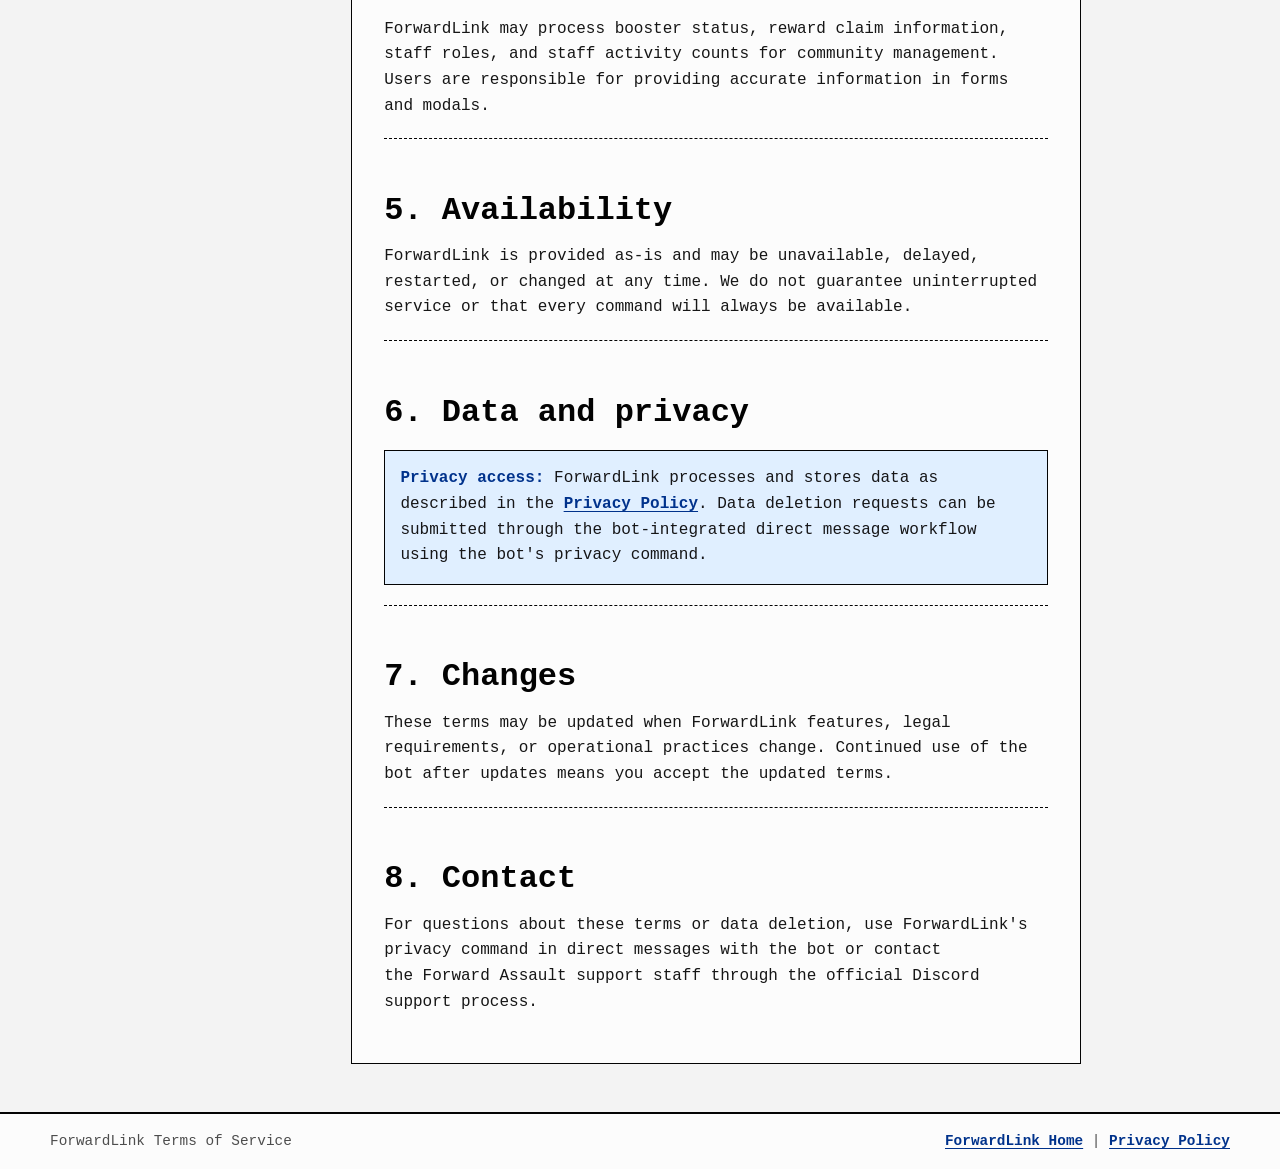
<file: ForwardLink/terms/index.html>
<!doctype html>
<html lang="en">
<head>
  <meta charset="utf-8">
  <meta name="viewport" content="width=device-width, initial-scale=1">
  <title>ForwardLink Terms of Service</title>
  <meta name="description" content="Terms of Service for the ForwardLink Discord bot.">
  <link rel="stylesheet" href="../../styles.css?v=ascii-bg-4">
  <script src="../../ascii-background.js?v=ascii-bg-4" defer></script>
</head>
<body class="bot-forwardlink">
  <a class="skip-link" href="#main">Skip to content</a>
  <header class="site-header">
    <nav class="nav" aria-label="ForwardLink legal navigation">
      <a class="brand-link" href="../"><span class="brand-mark" aria-hidden="true"><img src="../../assets/forwardlink/icon.svg" width="32" height="32" alt=""></span><span>ForwardLink Legal</span></a>
      <div class="nav-links">
        <a href="../../">All bots</a>
        <a href="./" aria-current="page">Terms</a>
        <a href="../privacy/">Privacy</a>
      </div>
    </nav>
  </header>

  <main id="main" class="document-shell">
    <header class="window-panel" aria-labelledby="page-title">
      <div class="window-bar"><span>TERMS_OF_SERVICE.TXT</span><span>FORWARDLINK</span></div>
      <div class="window-body">
      <p class="kicker">ForwardLink legal document</p>
      <h1 id="page-title" class="document-title">Terms of Service</h1>
      <pre class="ascii-title compact" aria-hidden="true">TERMS OF
SERVICE</pre>
      <p class="lede">These Terms of Service govern use of ForwardLink, a Discord bot operated for the Forward Assault community.</p>
      <div class="meta-row">
        <span class="pill">Last updated: June 12, 2026</span>
        <span class="pill is-accent">Applies to bot commands, tickets, DMs, buttons, and modals</span>
      </div>
      <div class="document-brand-strip" aria-label="ForwardLink and Forward Assault identity">
        <img src="../../assets/forwardlink/icon.svg" width="44" height="44" alt="ForwardLink icon">
        <img src="../../assets/forwardlink/forward-assault-logo.svg" width="260" height="45" alt="Forward Assault logo">
      </div>
      </div>
    </header>

    <div class="document-layout">
      <aside class="toc" aria-labelledby="toc-title">
        <h2 id="toc-title">Contents</h2>
        <ol>
          <li><a href="#purpose">Purpose</a></li>
          <li><a href="#acceptable-use">Acceptable use</a></li>
          <li><a href="#tickets">Tickets and records</a></li>
          <li><a href="#booster-staff">Booster and staff workflows</a></li>
          <li><a href="#availability">Availability</a></li>
          <li><a href="#privacy">Data and privacy</a></li>
          <li><a href="#changes">Changes</a></li>
          <li><a href="#contact">Contact</a></li>
        </ol>
      </aside>

      <article class="article-body">
        <p>By using ForwardLink commands, buttons, modals, direct messages, tickets, or related bot workflows, you agree to these terms.</p>

        <section id="purpose">
          <h2>1. Purpose of the bot</h2>
          <p>ForwardLink supports community operations, including server boost tracking, booster reward workflows, support tickets, ticket transcripts, staff activity statistics, and moderation or support reporting.</p>
        </section>

        <section id="acceptable-use">
          <h2>2. Acceptable use</h2>
          <p>You may use ForwardLink only for legitimate community, support, reward, and moderation purposes. You must not abuse bot workflows, submit false information, attempt unauthorized access, harass staff or users through the bot, or interfere with bot operation.</p>
        </section>

        <section id="tickets">
          <h2>3. Tickets and moderation records</h2>
          <p>Messages submitted in support tickets may be reviewed by authorized staff and may be included in ticket transcripts. Ticket transcripts are used for support continuity, moderation review, and recordkeeping.</p>
        </section>

        <section id="booster-staff">
          <h2>4. Booster and staff workflows</h2>
          <p>ForwardLink may process booster status, reward claim information, staff roles, and staff activity counts for community management. Users are responsible for providing accurate information in forms and modals.</p>
        </section>

        <section id="availability">
          <h2>5. Availability</h2>
          <p>ForwardLink is provided as-is and may be unavailable, delayed, restarted, or changed at any time. We do not guarantee uninterrupted service or that every command will always be available.</p>
        </section>

        <section id="privacy">
          <h2>6. Data and privacy</h2>
          <div class="callout"><strong>Privacy access:</strong> ForwardLink processes and stores data as described in the <a href="../privacy/">Privacy Policy</a>. Data deletion requests can be submitted through the bot-integrated direct message workflow using the bot's privacy command.</div>
        </section>

        <section id="changes">
          <h2>7. Changes</h2>
          <p>These terms may be updated when ForwardLink features, legal requirements, or operational practices change. Continued use of the bot after updates means you accept the updated terms.</p>
        </section>

        <section id="contact">
          <h2>8. Contact</h2>
          <p>For questions about these terms or data deletion, use ForwardLink's privacy command in direct messages with the bot or contact the Forward Assault support staff through the official Discord support process.</p>
        </section>
      </article>
    </div>
  </main>

  <footer class="site-footer">
    <div class="footer-inner">
      <span>ForwardLink Terms of Service</span>
      <span><a href="../">ForwardLink Home</a> | <a href="../privacy/">Privacy Policy</a></span>
    </div>
  </footer>
</body>
</html>
</file>
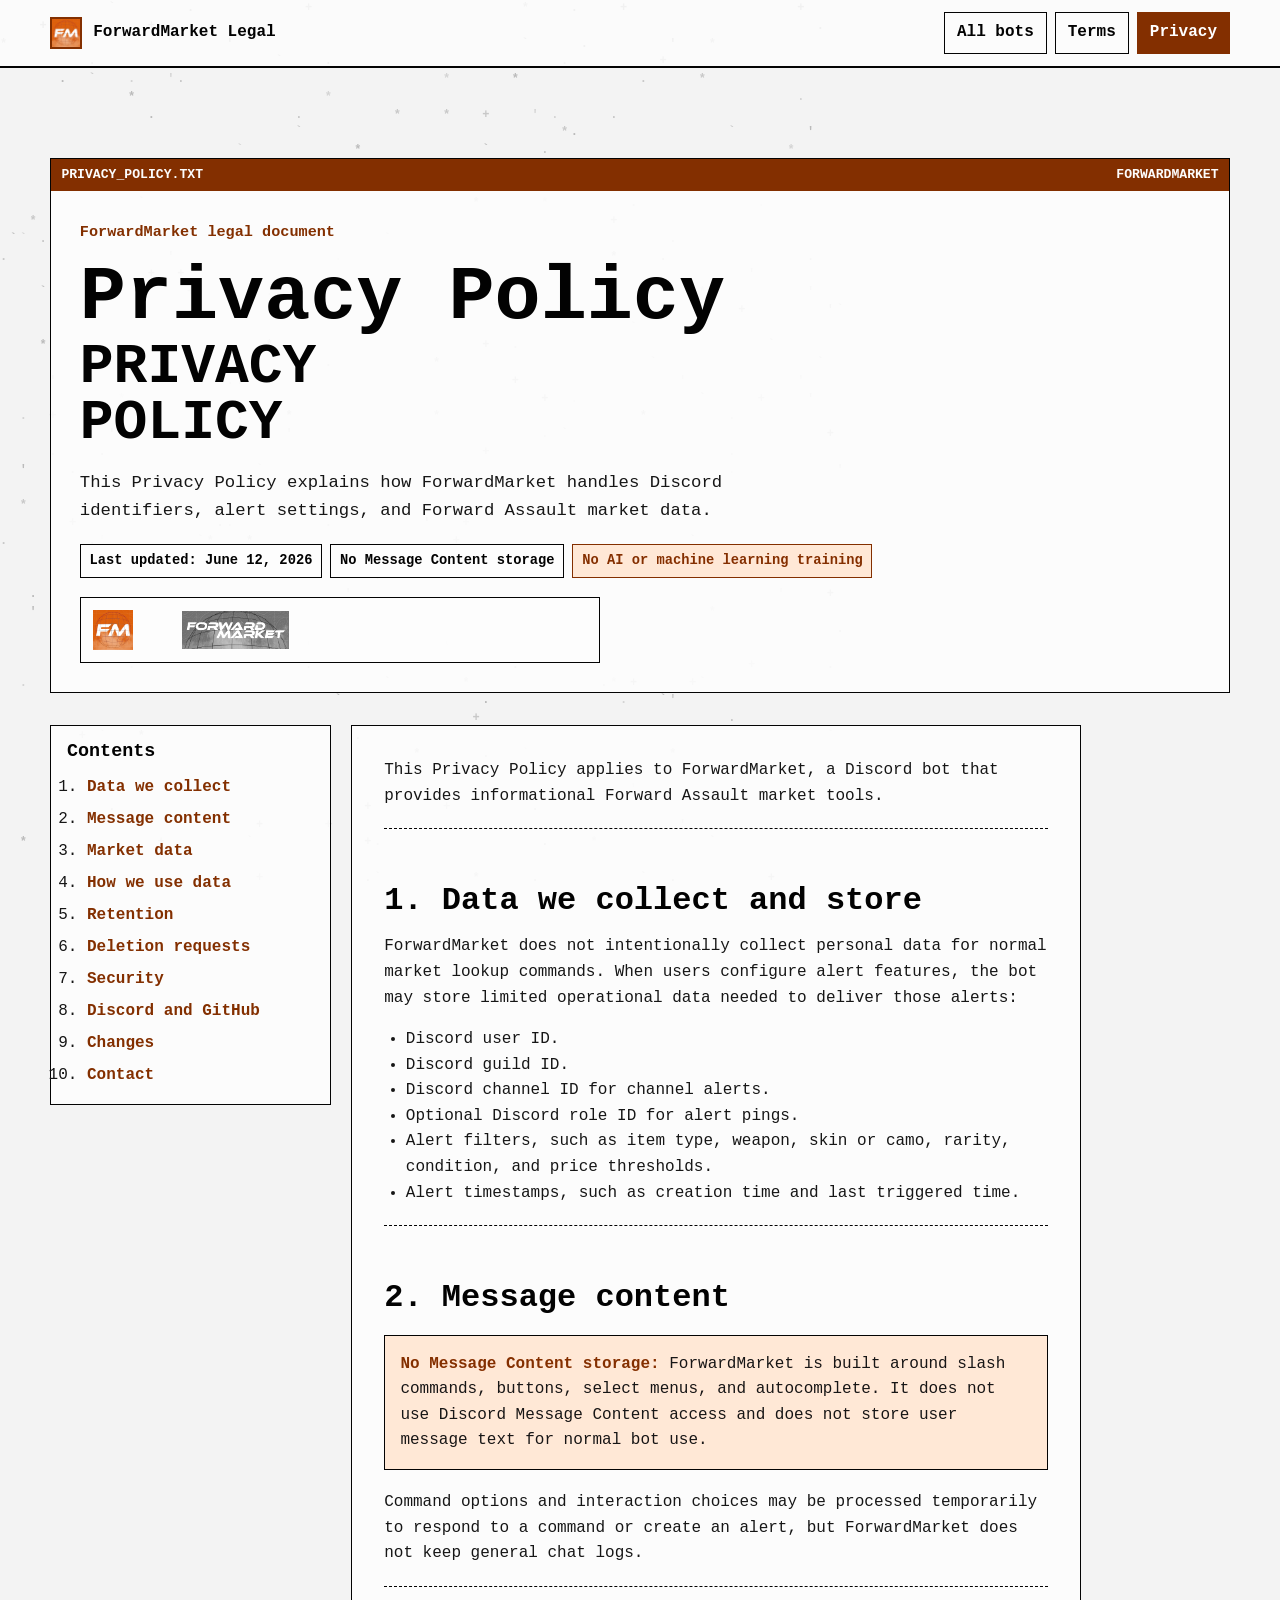
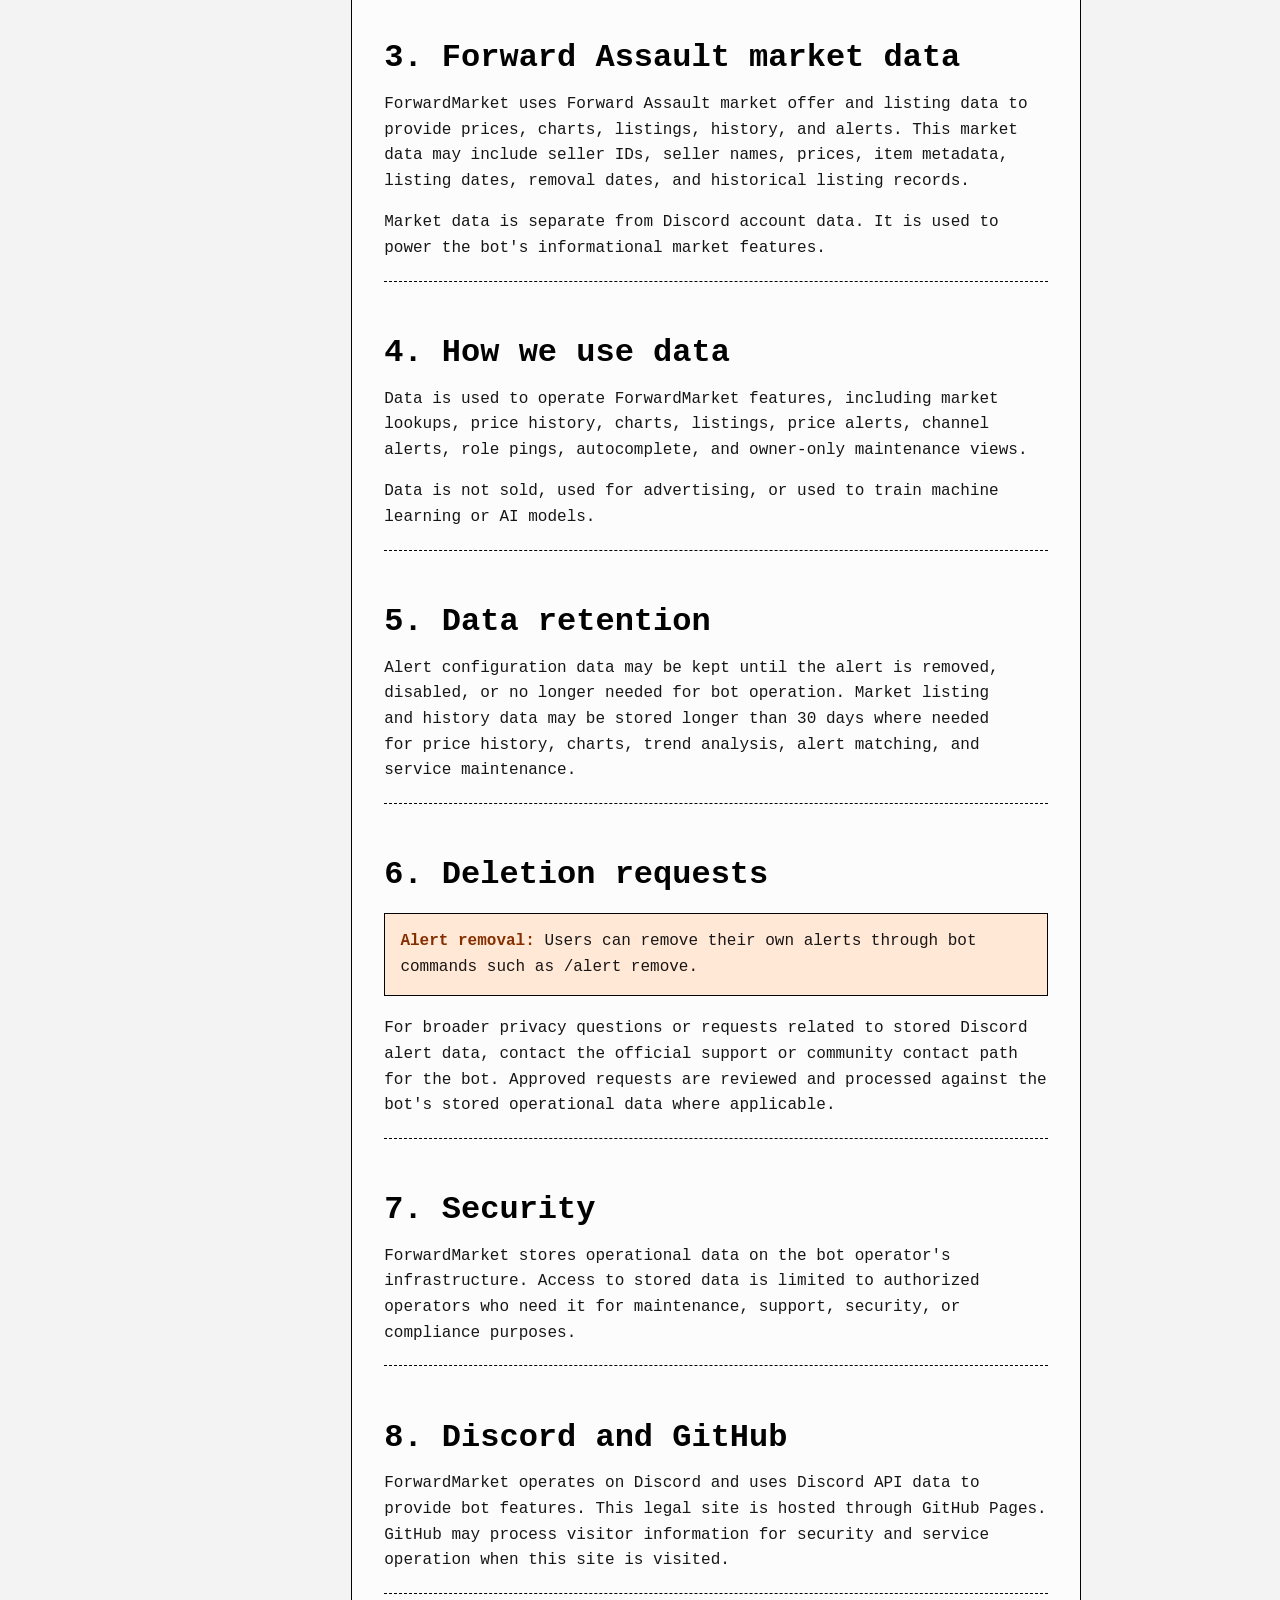
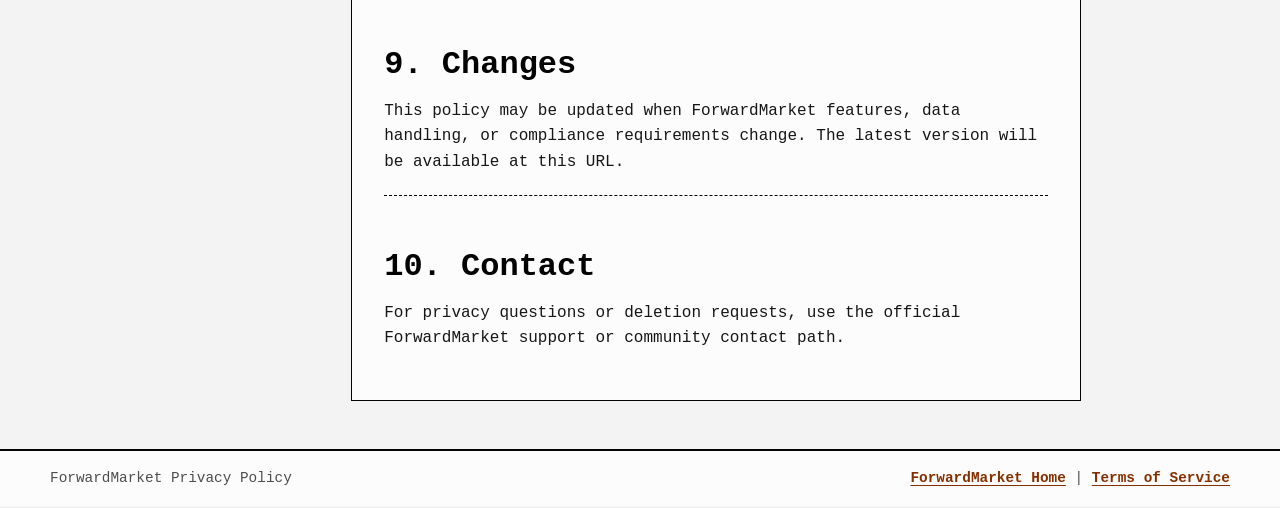
<file: ForwardMarket/privacy/index.html>
<!doctype html>
<html lang="en">
<head>
  <meta charset="utf-8">
  <meta name="viewport" content="width=device-width, initial-scale=1">
  <title>ForwardMarket Privacy Policy</title>
  <meta name="description" content="Privacy Policy for the ForwardMarket Discord bot, including alert data, market data, retention, security, and deletion requests.">
  <link rel="stylesheet" href="../../styles.css?v=ascii-bg-4">
  <script src="../../ascii-background.js?v=ascii-bg-4" defer></script>
</head>
<body class="bot-forwardmarket">
  <a class="skip-link" href="#main">Skip to content</a>
  <header class="site-header">
    <nav class="nav" aria-label="ForwardMarket legal navigation">
      <a class="brand-link" href="../"><span class="brand-mark" aria-hidden="true"><img src="../../assets/forwardmarket/FM_server_icon.png" width="32" height="32" alt=""></span><span>ForwardMarket Legal</span></a>
      <div class="nav-links">
        <a href="../../">All bots</a>
        <a href="../terms/">Terms</a>
        <a href="./" aria-current="page">Privacy</a>
      </div>
    </nav>
  </header>

  <main id="main" class="document-shell">
    <header class="window-panel" aria-labelledby="page-title">
      <div class="window-bar"><span>PRIVACY_POLICY.TXT</span><span>FORWARDMARKET</span></div>
      <div class="window-body">
      <p class="kicker">ForwardMarket legal document</p>
      <h1 id="page-title" class="document-title">Privacy Policy</h1>
      <pre class="ascii-title compact" aria-hidden="true">PRIVACY
POLICY</pre>
      <p class="lede">This Privacy Policy explains how ForwardMarket handles Discord identifiers, alert settings, and Forward Assault market data.</p>
      <div class="meta-row">
        <span class="pill">Last updated: June 12, 2026</span>
        <span class="pill">No Message Content storage</span>
        <span class="pill is-accent">No AI or machine learning training</span>
      </div>
      <div class="document-brand-strip" aria-label="ForwardMarket identity">
        <img src="../../assets/forwardmarket/FM_server_icon.png" width="44" height="44" alt="ForwardMarket icon">
        <img src="../../assets/forwardmarket/FM_bot_banner.png" width="680" height="240" alt="ForwardMarket bot banner">
      </div>
      </div>
    </header>

    <div class="document-layout">
      <aside class="toc" aria-labelledby="toc-title">
        <h2 id="toc-title">Contents</h2>
        <ol>
          <li><a href="#data-collected">Data we collect</a></li>
          <li><a href="#message-content">Message content</a></li>
          <li><a href="#market-data">Market data</a></li>
          <li><a href="#data-use">How we use data</a></li>
          <li><a href="#retention">Retention</a></li>
          <li><a href="#deletion">Deletion requests</a></li>
          <li><a href="#security">Security</a></li>
          <li><a href="#platforms">Discord and GitHub</a></li>
          <li><a href="#changes">Changes</a></li>
          <li><a href="#contact">Contact</a></li>
        </ol>
      </aside>

      <article class="article-body">
        <p>This Privacy Policy applies to ForwardMarket, a Discord bot that provides informational Forward Assault market tools.</p>

        <section id="data-collected">
          <h2>1. Data we collect and store</h2>
          <p>ForwardMarket does not intentionally collect personal data for normal market lookup commands. When users configure alert features, the bot may store limited operational data needed to deliver those alerts:</p>
          <ul>
            <li>Discord user ID.</li>
            <li>Discord guild ID.</li>
            <li>Discord channel ID for channel alerts.</li>
            <li>Optional Discord role ID for alert pings.</li>
            <li>Alert filters, such as item type, weapon, skin or camo, rarity, condition, and price thresholds.</li>
            <li>Alert timestamps, such as creation time and last triggered time.</li>
          </ul>
        </section>

        <section id="message-content">
          <h2>2. Message content</h2>
          <div class="callout"><strong>No Message Content storage:</strong> ForwardMarket is built around slash commands, buttons, select menus, and autocomplete. It does not use Discord Message Content access and does not store user message text for normal bot use.</div>
          <p>Command options and interaction choices may be processed temporarily to respond to a command or create an alert, but ForwardMarket does not keep general chat logs.</p>
        </section>

        <section id="market-data">
          <h2>3. Forward Assault market data</h2>
          <p>ForwardMarket uses Forward Assault market offer and listing data to provide prices, charts, listings, history, and alerts. This market data may include seller IDs, seller names, prices, item metadata, listing dates, removal dates, and historical listing records.</p>
          <p>Market data is separate from Discord account data. It is used to power the bot's informational market features.</p>
        </section>

        <section id="data-use">
          <h2>4. How we use data</h2>
          <p>Data is used to operate ForwardMarket features, including market lookups, price history, charts, listings, price alerts, channel alerts, role pings, autocomplete, and owner-only maintenance views.</p>
          <p>Data is not sold, used for advertising, or used to train machine learning or AI models.</p>
        </section>

        <section id="retention">
          <h2>5. Data retention</h2>
          <p>Alert configuration data may be kept until the alert is removed, disabled, or no longer needed for bot operation. Market listing and history data may be stored longer than 30 days where needed for price history, charts, trend analysis, alert matching, and service maintenance.</p>
        </section>

        <section id="deletion">
          <h2>6. Deletion requests</h2>
          <div class="callout"><strong>Alert removal:</strong> Users can remove their own alerts through bot commands such as <code>/alert remove</code>.</div>
          <p>For broader privacy questions or requests related to stored Discord alert data, contact the official support or community contact path for the bot. Approved requests are reviewed and processed against the bot's stored operational data where applicable.</p>
        </section>

        <section id="security">
          <h2>7. Security</h2>
          <p>ForwardMarket stores operational data on the bot operator's infrastructure. Access to stored data is limited to authorized operators who need it for maintenance, support, security, or compliance purposes.</p>
        </section>

        <section id="platforms">
          <h2>8. Discord and GitHub</h2>
          <p>ForwardMarket operates on Discord and uses Discord API data to provide bot features. This legal site is hosted through GitHub Pages. GitHub may process visitor information for security and service operation when this site is visited.</p>
        </section>

        <section id="changes">
          <h2>9. Changes</h2>
          <p>This policy may be updated when ForwardMarket features, data handling, or compliance requirements change. The latest version will be available at this URL.</p>
        </section>

        <section id="contact">
          <h2>10. Contact</h2>
          <p>For privacy questions or deletion requests, use the official ForwardMarket support or community contact path.</p>
        </section>
      </article>
    </div>
  </main>

  <footer class="site-footer">
    <div class="footer-inner">
      <span>ForwardMarket Privacy Policy</span>
      <span><a href="../">ForwardMarket Home</a> | <a href="../terms/">Terms of Service</a></span>
    </div>
  </footer>
</body>
</html>
</file>
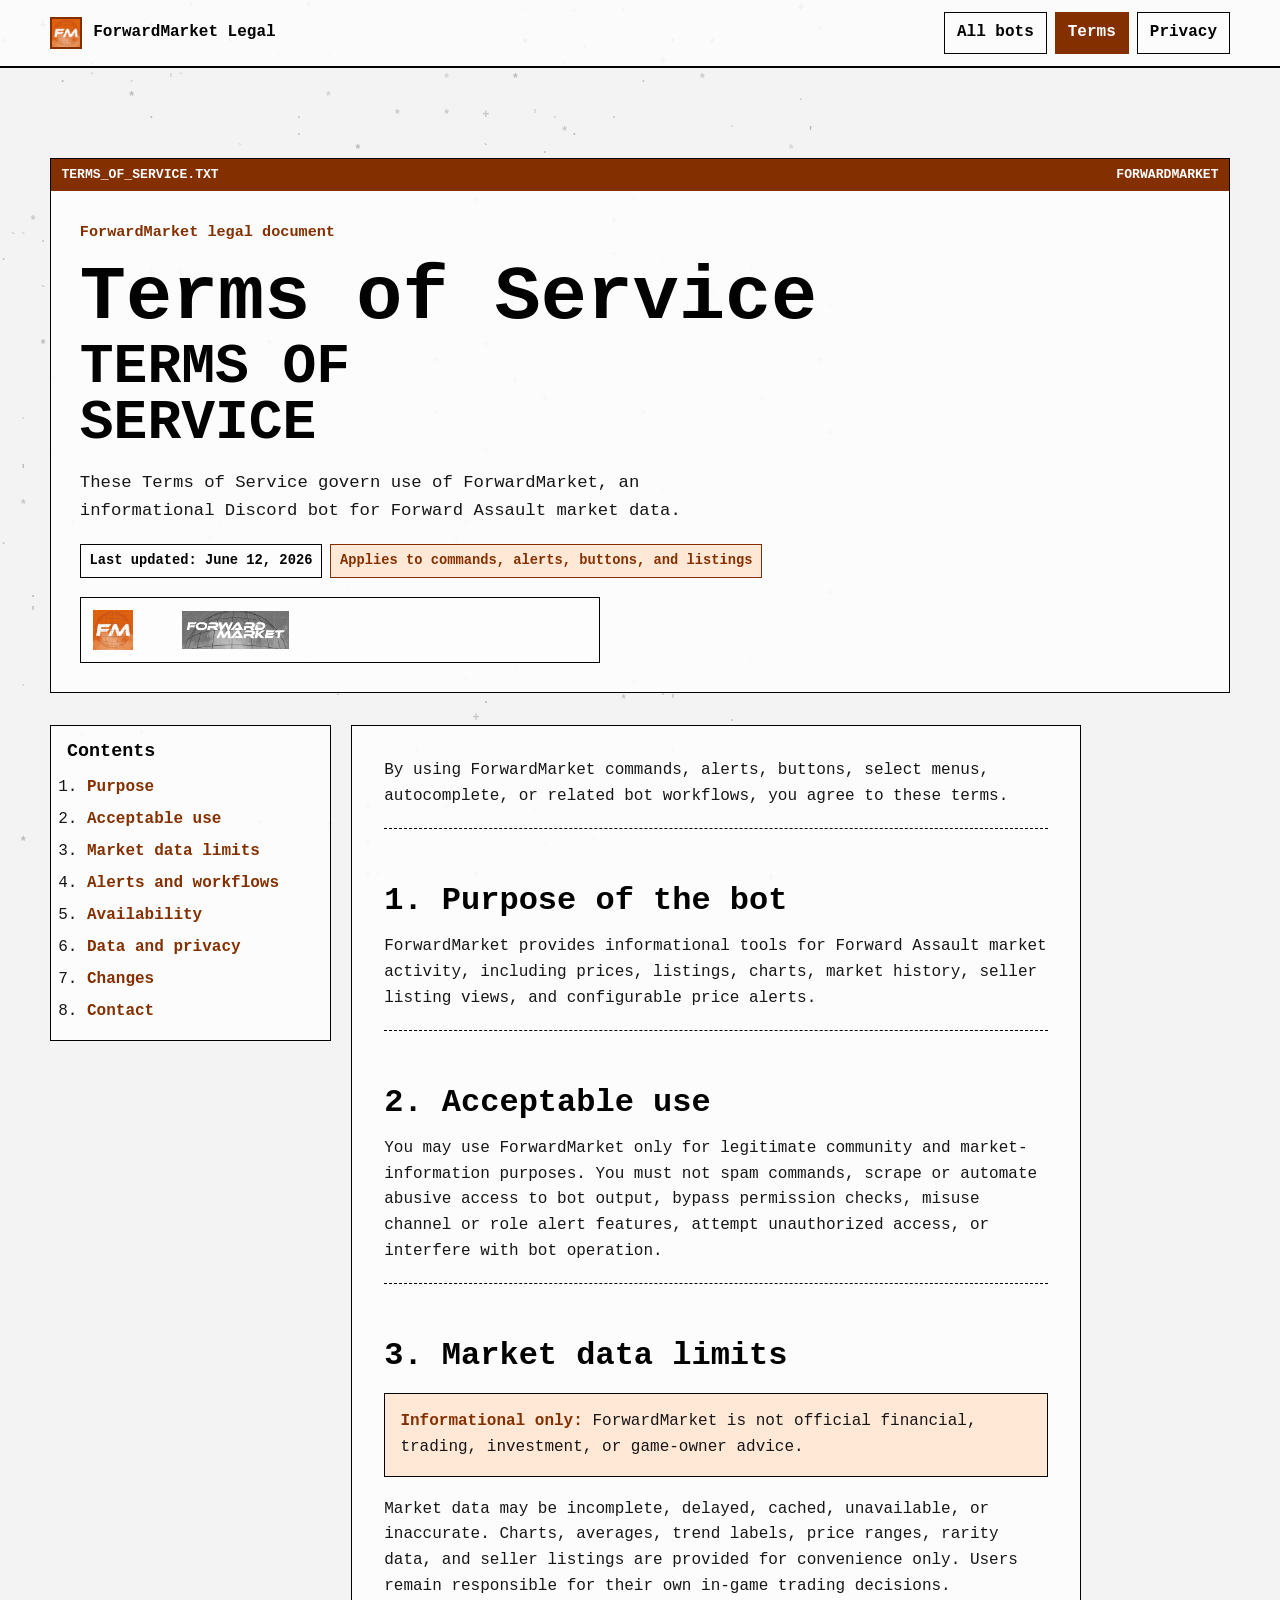
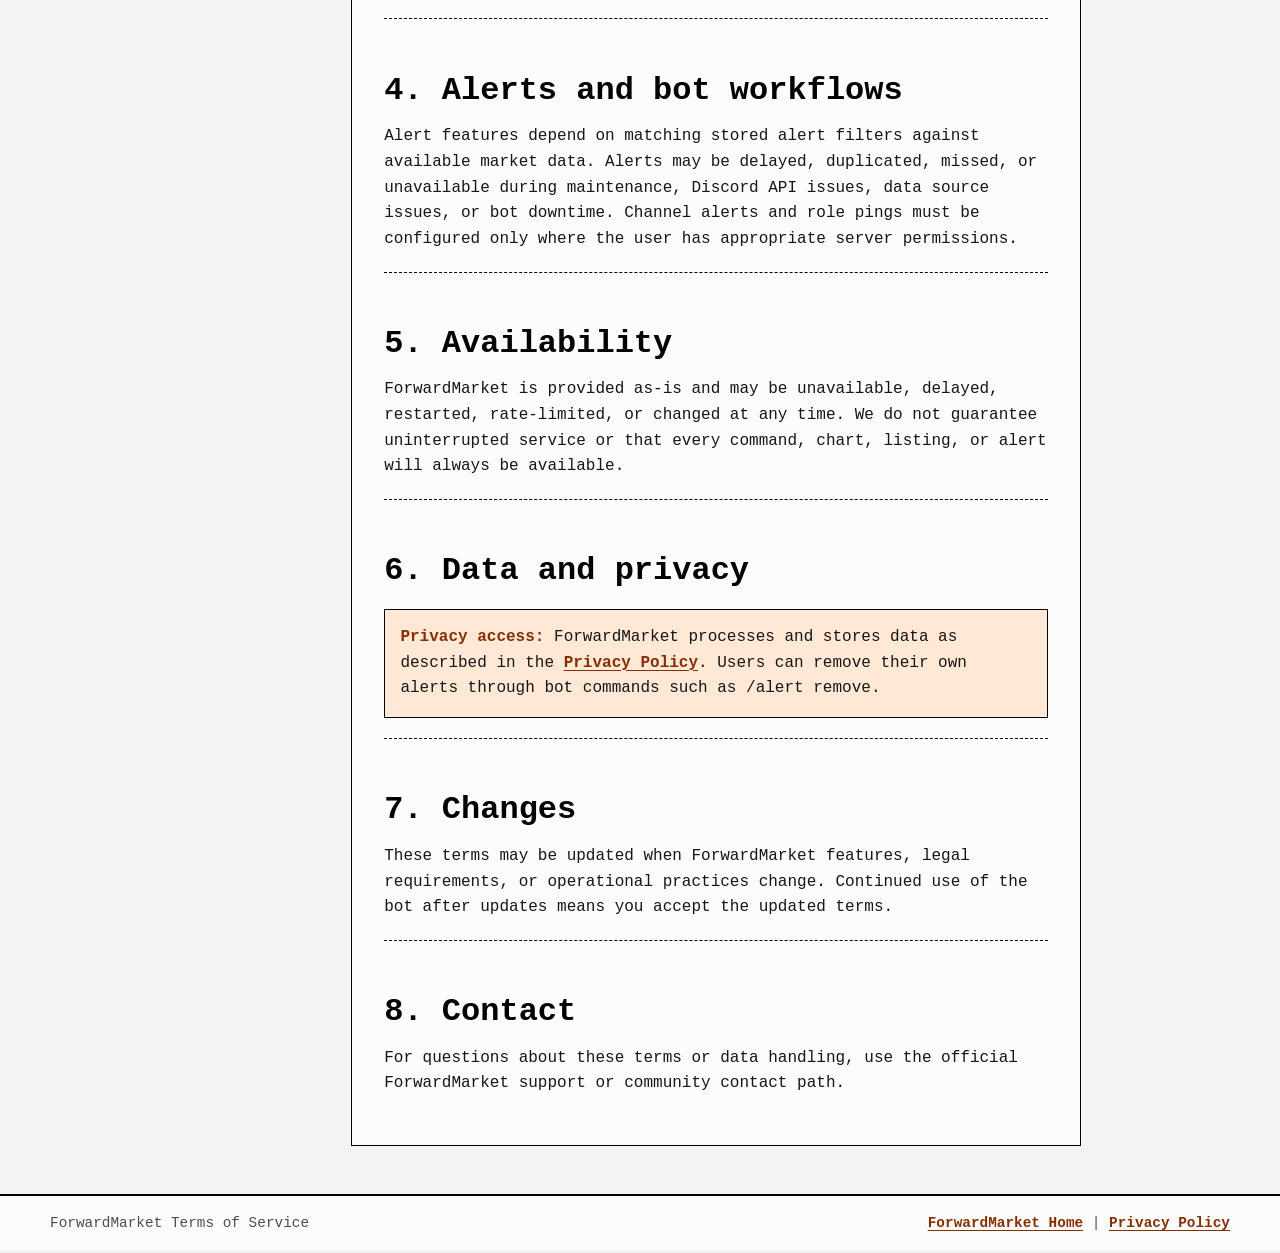
<file: ForwardMarket/terms/index.html>
<!doctype html>
<html lang="en">
<head>
  <meta charset="utf-8">
  <meta name="viewport" content="width=device-width, initial-scale=1">
  <title>ForwardMarket Terms of Service</title>
  <meta name="description" content="Terms of Service for the ForwardMarket Discord bot.">
  <link rel="stylesheet" href="../../styles.css?v=ascii-bg-4">
  <script src="../../ascii-background.js?v=ascii-bg-4" defer></script>
</head>
<body class="bot-forwardmarket">
  <a class="skip-link" href="#main">Skip to content</a>
  <header class="site-header">
    <nav class="nav" aria-label="ForwardMarket legal navigation">
      <a class="brand-link" href="../"><span class="brand-mark" aria-hidden="true"><img src="../../assets/forwardmarket/FM_server_icon.png" width="32" height="32" alt=""></span><span>ForwardMarket Legal</span></a>
      <div class="nav-links">
        <a href="../../">All bots</a>
        <a href="./" aria-current="page">Terms</a>
        <a href="../privacy/">Privacy</a>
      </div>
    </nav>
  </header>

  <main id="main" class="document-shell">
    <header class="window-panel" aria-labelledby="page-title">
      <div class="window-bar"><span>TERMS_OF_SERVICE.TXT</span><span>FORWARDMARKET</span></div>
      <div class="window-body">
      <p class="kicker">ForwardMarket legal document</p>
      <h1 id="page-title" class="document-title">Terms of Service</h1>
      <pre class="ascii-title compact" aria-hidden="true">TERMS OF
SERVICE</pre>
      <p class="lede">These Terms of Service govern use of ForwardMarket, an informational Discord bot for Forward Assault market data.</p>
      <div class="meta-row">
        <span class="pill">Last updated: June 12, 2026</span>
        <span class="pill is-accent">Applies to commands, alerts, buttons, and listings</span>
      </div>
      <div class="document-brand-strip" aria-label="ForwardMarket identity">
        <img src="../../assets/forwardmarket/FM_server_icon.png" width="44" height="44" alt="ForwardMarket icon">
        <img src="../../assets/forwardmarket/FM_bot_banner.png" width="680" height="240" alt="ForwardMarket bot banner">
      </div>
      </div>
    </header>

    <div class="document-layout">
      <aside class="toc" aria-labelledby="toc-title">
        <h2 id="toc-title">Contents</h2>
        <ol>
          <li><a href="#purpose">Purpose</a></li>
          <li><a href="#acceptable-use">Acceptable use</a></li>
          <li><a href="#market-data">Market data limits</a></li>
          <li><a href="#alerts">Alerts and workflows</a></li>
          <li><a href="#availability">Availability</a></li>
          <li><a href="#privacy">Data and privacy</a></li>
          <li><a href="#changes">Changes</a></li>
          <li><a href="#contact">Contact</a></li>
        </ol>
      </aside>

      <article class="article-body">
        <p>By using ForwardMarket commands, alerts, buttons, select menus, autocomplete, or related bot workflows, you agree to these terms.</p>

        <section id="purpose">
          <h2>1. Purpose of the bot</h2>
          <p>ForwardMarket provides informational tools for Forward Assault market activity, including prices, listings, charts, market history, seller listing views, and configurable price alerts.</p>
        </section>

        <section id="acceptable-use">
          <h2>2. Acceptable use</h2>
          <p>You may use ForwardMarket only for legitimate community and market-information purposes. You must not spam commands, scrape or automate abusive access to bot output, bypass permission checks, misuse channel or role alert features, attempt unauthorized access, or interfere with bot operation.</p>
        </section>

        <section id="market-data">
          <h2>3. Market data limits</h2>
          <div class="callout"><strong>Informational only:</strong> ForwardMarket is not official financial, trading, investment, or game-owner advice.</div>
          <p>Market data may be incomplete, delayed, cached, unavailable, or inaccurate. Charts, averages, trend labels, price ranges, rarity data, and seller listings are provided for convenience only. Users remain responsible for their own in-game trading decisions.</p>
        </section>

        <section id="alerts">
          <h2>4. Alerts and bot workflows</h2>
          <p>Alert features depend on matching stored alert filters against available market data. Alerts may be delayed, duplicated, missed, or unavailable during maintenance, Discord API issues, data source issues, or bot downtime. Channel alerts and role pings must be configured only where the user has appropriate server permissions.</p>
        </section>

        <section id="availability">
          <h2>5. Availability</h2>
          <p>ForwardMarket is provided as-is and may be unavailable, delayed, restarted, rate-limited, or changed at any time. We do not guarantee uninterrupted service or that every command, chart, listing, or alert will always be available.</p>
        </section>

        <section id="privacy">
          <h2>6. Data and privacy</h2>
          <div class="callout"><strong>Privacy access:</strong> ForwardMarket processes and stores data as described in the <a href="../privacy/">Privacy Policy</a>. Users can remove their own alerts through bot commands such as <code>/alert remove</code>.</div>
        </section>

        <section id="changes">
          <h2>7. Changes</h2>
          <p>These terms may be updated when ForwardMarket features, legal requirements, or operational practices change. Continued use of the bot after updates means you accept the updated terms.</p>
        </section>

        <section id="contact">
          <h2>8. Contact</h2>
          <p>For questions about these terms or data handling, use the official ForwardMarket support or community contact path.</p>
        </section>
      </article>
    </div>
  </main>

  <footer class="site-footer">
    <div class="footer-inner">
      <span>ForwardMarket Terms of Service</span>
      <span><a href="../">ForwardMarket Home</a> | <a href="../privacy/">Privacy Policy</a></span>
    </div>
  </footer>
</body>
</html>
</file>
<file: styles.css>
:root {
  color-scheme: light;
  --bg: oklch(0.965 0 0);
  --surface-solid: oklch(0.995 0 0);
  --surface: oklch(0.995 0 0 / 0.82);
  --surface-2: oklch(0.925 0 0 / 0.68);
  --surface-strong: oklch(0.995 0 0 / 0.9);
  --ink: oklch(0.09 0 0);
  --text: oklch(0.2 0 0);
  --muted: oklch(0.42 0 0);
  --line: oklch(0.76 0 0);
  --line-strong: oklch(0.1 0 0);
  --accent: oklch(0.1 0 0);
  --accent-strong: oklch(0.1 0 0);
  --accent-soft: oklch(0.93 0 0 / 0.78);
  --page: min(1180px, calc(100% - 32px));
  --measure: 76ch;
  --radius: 0px;
  font-family: "Courier New", Consolas, ui-monospace, monospace;
  font-size: 16px;
}

.bot-forwardlink {
  --accent: oklch(0.53 0.2 257);
  --accent-strong: oklch(0.35 0.16 257);
  --accent-soft: oklch(0.935 0.04 257 / 0.78);
}

.bot-forwardmarket {
  --accent: oklch(0.62 0.17 55);
  --accent-strong: oklch(0.42 0.14 55);
  --accent-soft: oklch(0.94 0.05 55 / 0.78);
}

* {
  box-sizing: border-box;
}

html {
  scroll-behavior: smooth;
}

body {
  margin: 0;
  min-height: 100vh;
  background: var(--bg);
  color: var(--text);
  line-height: 1.6;
}

.ascii-background {
  position: fixed;
  inset: 0;
  z-index: 0;
  width: 100vw;
  height: 100vh;
  margin: 0;
  overflow: hidden;
  pointer-events: none;
  color: oklch(0.12 0 0 / 0.12);
  font: 700 12px/1.48 "Courier New", Consolas, ui-monospace, monospace;
  letter-spacing: 0.22em;
  white-space: pre;
  user-select: none;
}

.ascii-background span {
  color: oklch(0.13 0 0 / var(--star-alpha, 0.12));
}

.ascii-background .star-dim {
  --star-alpha: 0.08;
}

.ascii-background .star-soft {
  --star-alpha: 0.13;
}

.ascii-background .star-mid {
  --star-alpha: 0.18;
}

.ascii-background .star-bright {
  --star-alpha: 0.24;
}

.site-header,
.site-main,
.document-shell,
.redirect-panel,
.site-footer {
  position: relative;
  z-index: 1;
}

@media (prefers-reduced-motion: reduce) {
  .ascii-background {
    opacity: 0.82;
  }
}

img {
  display: block;
  max-width: 100%;
  height: auto;
}

a {
  color: var(--accent-strong);
  font-weight: 700;
  text-decoration-thickness: 1px;
  text-underline-offset: 0.18em;
}

:focus-visible {
  outline: 2px solid var(--accent);
  outline-offset: 3px;
}

.skip-link {
  position: absolute;
  top: 1rem;
  left: 1rem;
  z-index: 30;
  transform: translateY(-170%);
  background: var(--ink);
  color: var(--surface-solid);
  padding: 0.55rem 0.75rem;
  text-decoration: none;
}

.skip-link:focus {
  transform: translateY(0);
}

.site-header {
  position: sticky;
  top: 0;
  z-index: 20;
  background: var(--surface);
  border-bottom: 2px solid var(--line-strong);
}

.nav {
  width: var(--page);
  min-height: 66px;
  margin: 0 auto;
  padding: 0.65rem 0;
  display: flex;
  align-items: center;
  justify-content: space-between;
  gap: 1rem;
  flex-wrap: wrap;
}

.brand-link {
  display: inline-flex;
  align-items: center;
  gap: 0.7rem;
  color: var(--ink);
  text-decoration: none;
  font-weight: 900;
}

.brand-mark {
  width: 2rem;
  height: 2rem;
  display: grid;
  place-items: center;
  overflow: hidden;
  color: var(--surface-solid);
  background: var(--ink);
  border: 2px solid var(--ink);
  font-weight: 900;
}

.bot-forwardlink .brand-mark,
.bot-forwardmarket .brand-mark {
  color: var(--accent-strong);
  background: var(--surface);
  border-color: var(--accent-strong);
}

.brand-mark img {
  width: 100%;
  height: 100%;
  object-fit: cover;
}

.nav-links {
  display: flex;
  flex-wrap: wrap;
  align-items: center;
  gap: 0.5rem;
}

.nav-links a,
.button-link,
.primary-action,
.secondary-action {
  min-height: 40px;
  display: inline-flex;
  align-items: center;
  justify-content: center;
  color: var(--ink);
  background: var(--surface);
  border: 1px solid var(--line-strong);
  padding: 0.48rem 0.75rem;
  text-decoration: none;
  font-weight: 900;
}

.nav-links a:hover,
.button-link:hover,
.secondary-action:hover {
  background: var(--surface-2);
}

.nav-links a[aria-current="page"],
.primary-action {
  color: var(--surface-solid);
  background: var(--ink);
}

.bot-forwardlink .nav-links a[aria-current="page"],
.bot-forwardlink .primary-action,
.bot-forwardmarket .nav-links a[aria-current="page"],
.bot-forwardmarket .primary-action {
  color: white;
  background: var(--accent-strong);
  border-color: var(--accent-strong);
}

.site-main,
.document-shell {
  width: var(--page);
  margin: 0 auto;
}

.hero,
.document-shell {
  padding: clamp(2.8rem, 7vw, 6rem) 0 3rem;
}

.hero-grid {
  display: grid;
  grid-template-columns: minmax(0, 1.05fr) minmax(300px, 0.95fr);
  gap: clamp(1.4rem, 4vw, 3rem);
  align-items: start;
}

.window-panel,
.asset-panel,
.bot-card,
.info-card,
.toc,
.article-body,
.callout,
.redirect-panel,
.document-brand-strip {
  background: var(--surface-strong);
  border: 1px solid var(--line-strong);
}

.window-panel {
  min-height: 100%;
}

.window-bar {
  min-height: 30px;
  display: flex;
  justify-content: space-between;
  gap: 1rem;
  align-items: center;
  padding: 0.35rem 0.65rem;
  color: var(--surface-solid);
  background: var(--ink);
  font-size: 0.82rem;
  font-weight: 900;
}

.bot-forwardlink .window-bar,
.bot-forwardmarket .window-bar {
  background: var(--accent-strong);
}

.window-body {
  padding: clamp(1rem, 3vw, 1.8rem);
}

.ascii-title {
  margin: 0;
  overflow-x: auto;
  color: var(--ink);
  font: 900 clamp(1.4rem, 5vw, 4.4rem) / 0.98 "Courier New", Consolas, monospace;
  letter-spacing: 0;
  text-transform: uppercase;
  white-space: pre;
}

.ascii-title.compact {
  font-size: clamp(1.6rem, 4.4vw, 3.8rem);
}

.kicker {
  margin: 0 0 0.85rem;
  color: var(--accent-strong);
  font-size: 0.95rem;
  font-weight: 900;
}

h1,
h2,
h3 {
  color: var(--ink);
  line-height: 1.08;
  letter-spacing: 0;
  text-wrap: balance;
}

h1 {
  margin: 0;
  font-size: clamp(2.4rem, 6vw, 5rem);
}

.sr-only {
  position: absolute;
  width: 1px;
  height: 1px;
  padding: 0;
  margin: -1px;
  overflow: hidden;
  clip: rect(0, 0, 0, 0);
  white-space: nowrap;
  border: 0;
}

.document-title {
  max-width: 16ch;
}

h2 {
  margin: 2.2rem 0 0.8rem;
  font-size: clamp(1.35rem, 3vw, 2rem);
}

h3 {
  margin: 1.2rem 0 0.45rem;
  font-size: 1.05rem;
}

p,
li {
  text-wrap: pretty;
}

.lede {
  max-width: 66ch;
  margin: 1.15rem 0 0;
  color: var(--text);
  font-size: 1.08rem;
}

.terminal-lines {
  margin: 1.4rem 0 0;
  padding: 0;
  list-style: none;
  color: var(--muted);
}

.terminal-lines li::before {
  content: "> ";
  color: var(--ink);
  font-weight: 900;
}

.meta-row {
  display: flex;
  flex-wrap: wrap;
  gap: 0.5rem;
  margin-top: 1.25rem;
}

.pill,
.bot-chip {
  min-height: 30px;
  display: inline-flex;
  align-items: center;
  padding: 0.3rem 0.55rem;
  color: var(--ink);
  background: var(--surface);
  border: 1px solid var(--line-strong);
  font-size: 0.86rem;
  font-weight: 900;
}

.bot-forwardlink .pill.is-accent,
.bot-forwardlink .bot-chip,
.bot-forwardmarket .pill.is-accent,
.bot-forwardmarket .bot-chip {
  color: var(--accent-strong);
  background: var(--accent-soft);
  border-color: var(--accent-strong);
}

.action-row {
  display: flex;
  flex-wrap: wrap;
  gap: 0.65rem;
  margin-top: 1.65rem;
}

.ascii-block {
  margin: 0;
  overflow-x: auto;
  color: var(--ink);
  background: var(--surface);
  border: 1px solid var(--line-strong);
  padding: 1rem;
  font: 700 0.82rem / 1.35 "Courier New", Consolas, monospace;
  white-space: pre;
}

.bot-forwardlink .ascii-block,
.bot-forwardmarket .ascii-block {
  color: var(--accent-strong);
  background: var(--accent-soft);
}

.hero-media {
  display: grid;
  gap: 0.85rem;
}

.asset-panel {
  padding: 0.75rem;
}

.brand-banner {
  width: min(420px, 100%);
  margin: 0 auto;
  border: 1px solid var(--line-strong);
  background: var(--ink);
}

.brand-strip {
  display: grid;
  grid-template-columns: minmax(90px, 0.28fr) minmax(0, 1fr);
  gap: 1rem;
  align-items: center;
}

.brand-strip img {
  width: min(160px, 100%);
  max-height: 52px;
  object-fit: contain;
  filter: grayscale(1) contrast(1.15);
}

.brand-strip p {
  margin: 0;
}

.node-map {
  min-height: 260px;
  display: grid;
  place-items: center;
  padding: 1rem;
  background: var(--surface);
  border: 1px solid var(--line-strong);
}

.node-core {
  display: grid;
  place-items: center;
  width: 112px;
  height: 112px;
  background: var(--surface);
  border: 2px solid var(--accent-strong);
}

.node-core img {
  width: 72px;
  height: 72px;
}

.section-band {
  border-top: 2px solid var(--line-strong);
  padding: 2rem 0 4rem;
}

.bot-list,
.info-grid {
  display: grid;
  grid-template-columns: repeat(auto-fit, minmax(270px, 1fr));
  gap: 0;
  border-top: 1px solid var(--line-strong);
  border-left: 1px solid var(--line-strong);
}

.bot-card,
.info-card {
  padding: 1rem;
  border-top: 0;
  border-left: 0;
}

.bot-card h2,
.info-card h2,
.toc h2 {
  margin-top: 0;
  font-size: 1.15rem;
}

.bot-card {
  display: grid;
  gap: 1rem;
}

.bot-card header {
  display: flex;
  justify-content: space-between;
  gap: 1rem;
  align-items: flex-start;
}

.bot-card-heading {
  display: flex;
  align-items: center;
  gap: 0.75rem;
}

.bot-card-logo {
  width: 42px;
  height: 42px;
  flex: 0 0 auto;
  border: 1px solid var(--line-strong);
  filter: grayscale(1) contrast(1.4);
}

.document-layout {
  margin-top: 2rem;
  display: grid;
  grid-template-columns: minmax(220px, 0.32fr) minmax(0, 1fr);
  gap: 1.25rem;
  align-items: start;
}

.toc {
  position: sticky;
  top: 88px;
  padding: 1rem;
}

.toc ol {
  padding-left: 1.25rem;
  margin: 0;
}

.toc li + li {
  margin-top: 0.4rem;
}

.toc a {
  text-decoration: none;
}

.article-body {
  max-width: var(--measure);
  padding: clamp(1rem, 3vw, 2rem);
}

.article-body > p:first-child {
  margin-top: 0;
}

.article-body section {
  padding-top: 1.2rem;
  margin-top: 1.2rem;
  border-top: 1px dashed var(--line-strong);
  scroll-margin-top: 96px;
}

.article-body ul {
  padding-left: 1.35rem;
}

.callout {
  margin: 1.25rem 0;
  padding: 0.95rem;
  background: var(--accent-soft);
}

.callout strong {
  color: var(--accent-strong);
}

.document-brand-strip {
  width: min(520px, 100%);
  margin-top: 1.2rem;
  display: flex;
  align-items: center;
  gap: 0.8rem;
  flex-wrap: wrap;
  padding: 0.75rem;
}

.document-brand-strip img:first-child {
  width: 40px;
  height: 40px;
}

.document-brand-strip img:last-child {
  width: min(180px, 100%);
  max-height: 38px;
  object-fit: contain;
  filter: grayscale(1) contrast(1.15);
}

.redirect-page {
  min-height: 100vh;
  display: grid;
  place-items: center;
  padding: 2rem;
}

.redirect-panel {
  width: min(620px, 100%);
  padding: 1.25rem;
}

.site-footer {
  border-top: 2px solid var(--line-strong);
  background: var(--surface-strong);
}

.footer-inner {
  width: var(--page);
  margin: 0 auto;
  padding: 1rem 0;
  display: flex;
  justify-content: space-between;
  gap: 1rem;
  flex-wrap: wrap;
  color: var(--muted);
  font-size: 0.9rem;
}

@media (max-width: 860px) {
  .hero-grid,
  .document-layout {
    grid-template-columns: 1fr;
  }

  .toc {
    position: static;
  }
}

@media (max-width: 560px) {
  :root {
    --page: min(100% - 24px, 1180px);
  }

  .nav {
    align-items: flex-start;
  }

  .nav-links,
  .action-row {
    width: 100%;
  }

  .nav-links a,
  .primary-action,
  .secondary-action {
    flex: 1 1 auto;
  }

  .ascii-title {
    font-size: clamp(1.15rem, 11vw, 2.8rem);
  }

  .brand-strip {
    grid-template-columns: 1fr;
  }
}

@media (prefers-reduced-motion: reduce) {
  *,
  *::before,
  *::after {
    scroll-behavior: auto !important;
    transition-duration: 0.01ms !important;
    animation-duration: 0.01ms !important;
    animation-iteration-count: 1 !important;
  }
}

@media print {
  body {
    background: white;
    color: black;
  }

  .site-header,
  .toc,
  .action-row,
  .site-footer,
  .skip-link,
  .hero-media,
  .document-brand-strip {
    display: none !important;
  }

  .document-shell,
  .article-body {
    width: auto;
    max-width: none;
    padding: 0;
    border: 0;
  }

  a {
    color: black;
  }
}
</file>
